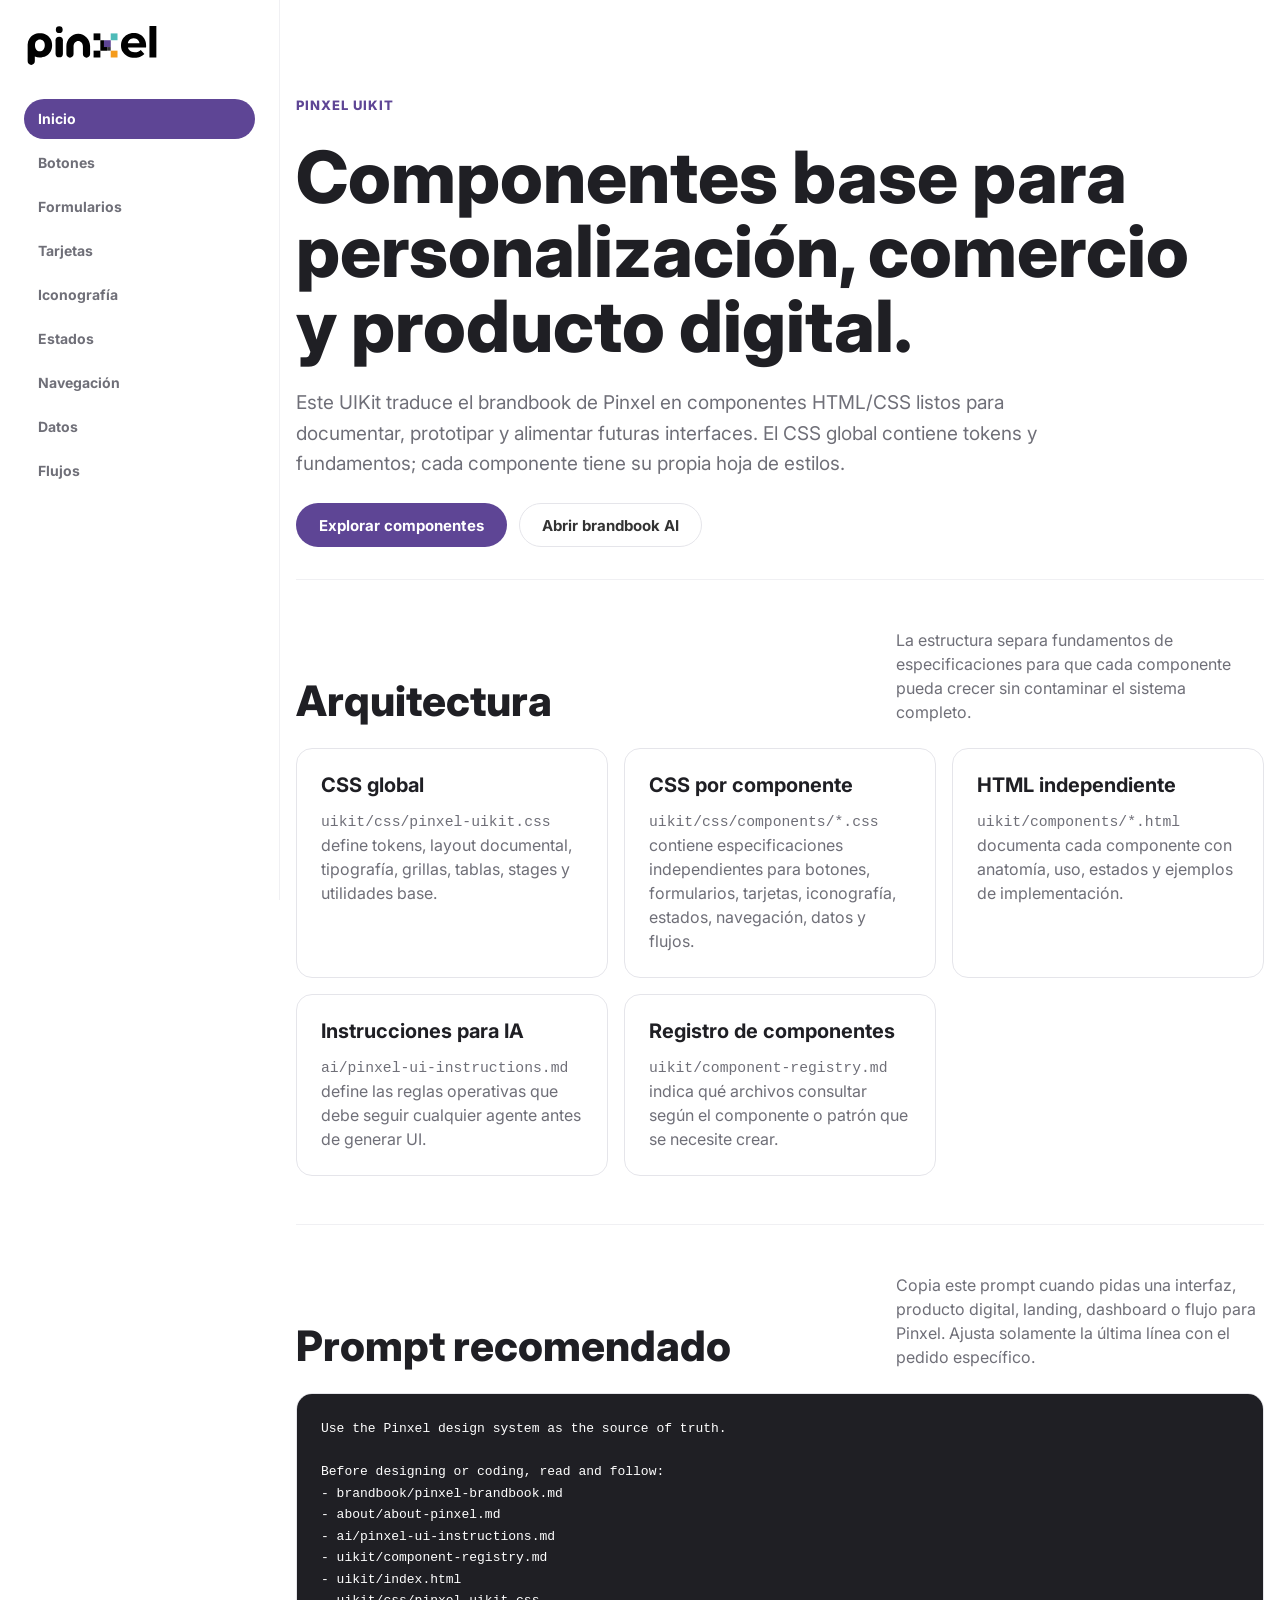
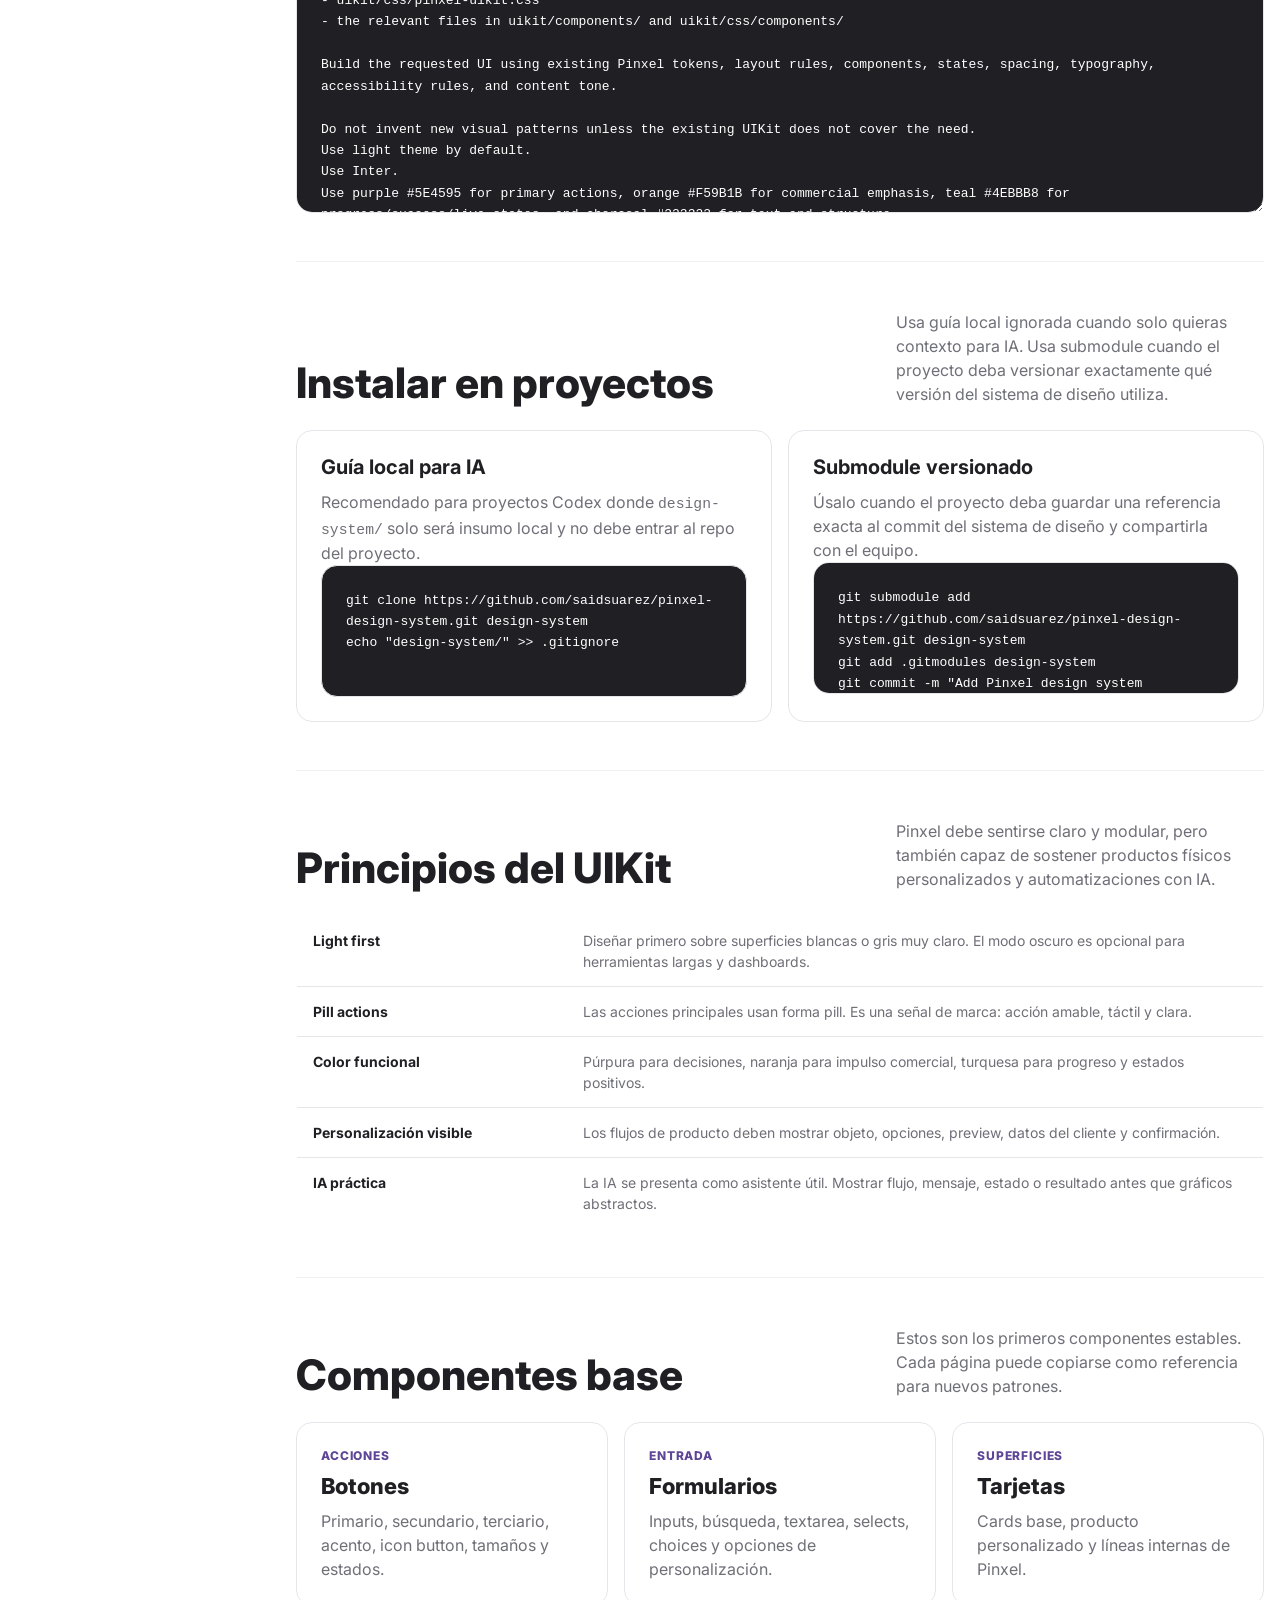
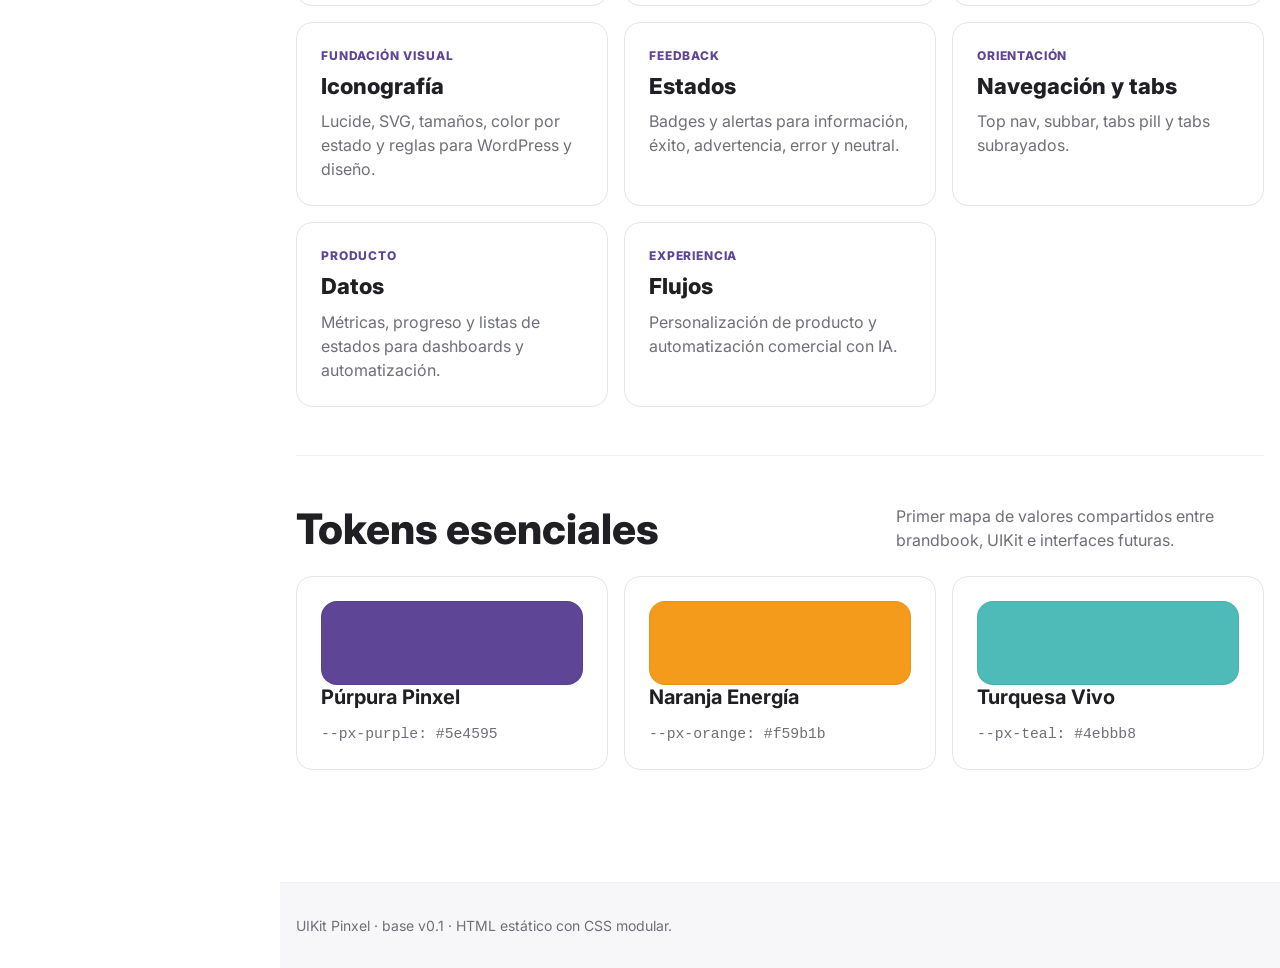
<file: uikit/index.html>
<!doctype html>
<html lang="es">
<head>
  <meta charset="utf-8">
  <meta name="viewport" content="width=device-width, initial-scale=1">
  <title>UIKit Pinxel</title>
  <link rel="stylesheet" href="./css/pinxel-uikit.css">
  <link rel="stylesheet" href="./css/components/buttons.css">
  <link rel="stylesheet" href="./css/components/forms.css">
  <link rel="stylesheet" href="./css/components/cards.css">
  <link rel="stylesheet" href="./css/components/badges-alerts.css">
  <link rel="stylesheet" href="./css/components/navigation.css">
  <link rel="stylesheet" href="./css/components/tabs.css">
  <link rel="stylesheet" href="./css/components/data.css">
  <link rel="stylesheet" href="./css/components/flows.css">
</head>
<body>
  <div class="px-shell">
    <div class="px-layout">
      <aside class="px-sidebar" aria-label="Navegación principal">
        <a class="px-sidebar__brand" href="./index.html" aria-label="UIKit Pinxel">
          <img src="../assets/pinxel-logo.svg" alt="Pinxel">
        </a>
        <nav class="px-sidebar__nav" aria-label="Componentes">
          <a href="./index.html" aria-current="page">Inicio</a>
          <a href="./components/buttons.html">Botones</a>
          <a href="./components/forms.html">Formularios</a>
          <a href="./components/cards.html">Tarjetas</a>
          <a href="./components/icons.html">Iconografía</a>
          <a href="./components/badges-alerts.html">Estados</a>
          <a href="./components/navigation-tabs.html">Navegación</a>
          <a href="./components/data.html">Datos</a>
          <a href="./components/flows.html">Flujos</a>
        </nav>
      </aside>
      <div class="px-layout__content">
        <main class="px-main">
      <section class="px-hero">
        <p class="px-kicker">Pinxel UIKit</p>
        <h1 class="px-page-title">Componentes base para personalización, comercio y producto digital.</h1>
        <p class="px-lead">Este UIKit traduce el brandbook de Pinxel en componentes HTML/CSS listos para documentar, prototipar y alimentar futuras interfaces. El CSS global contiene tokens y fundamentos; cada componente tiene su propia hoja de estilos.</p>
        <div class="px-row">
          <a class="px-button px-button--primary" href="./components/buttons.html">Explorar componentes</a>
          <a class="px-button px-button--secondary" href="../brandbook/pinxel-brandbook.md">Abrir brandbook AI</a>
        </div>
      </section>

      <section class="px-section">
        <div class="px-section__head">
          <h2>Arquitectura</h2>
          <p>La estructura separa fundamentos de especificaciones para que cada componente pueda crecer sin contaminar el sistema completo.</p>
        </div>
        <div class="px-grid px-grid--3">
          <article class="px-doc-card">
            <h3>CSS global</h3>
            <p><code>uikit/css/pinxel-uikit.css</code> define tokens, layout documental, tipografía, grillas, tablas, stages y utilidades base.</p>
          </article>
          <article class="px-doc-card">
            <h3>CSS por componente</h3>
            <p><code>uikit/css/components/*.css</code> contiene especificaciones independientes para botones, formularios, tarjetas, iconografía, estados, navegación, datos y flujos.</p>
          </article>
          <article class="px-doc-card">
            <h3>HTML independiente</h3>
            <p><code>uikit/components/*.html</code> documenta cada componente con anatomía, uso, estados y ejemplos de implementación.</p>
          </article>
          <article class="px-doc-card">
            <h3>Instrucciones para IA</h3>
            <p><code>ai/pinxel-ui-instructions.md</code> define las reglas operativas que debe seguir cualquier agente antes de generar UI.</p>
          </article>
          <article class="px-doc-card">
            <h3>Registro de componentes</h3>
            <p><code>uikit/component-registry.md</code> indica qué archivos consultar según el componente o patrón que se necesite crear.</p>
          </article>
        </div>
      </section>

      <section class="px-section">
        <div class="px-section__head">
          <h2>Prompt recomendado</h2>
          <p>Copia este prompt cuando pidas una interfaz, producto digital, landing, dashboard o flujo para Pinxel. Ajusta solamente la última línea con el pedido específico.</p>
        </div>
        <textarea class="px-prompt-box" readonly spellcheck="false">Use the Pinxel design system as the source of truth.

Before designing or coding, read and follow:
- brandbook/pinxel-brandbook.md
- about/about-pinxel.md
- ai/pinxel-ui-instructions.md
- uikit/component-registry.md
- uikit/index.html
- uikit/css/pinxel-uikit.css
- the relevant files in uikit/components/ and uikit/css/components/

Build the requested UI using existing Pinxel tokens, layout rules, components, states, spacing, typography, accessibility rules, and content tone.

Do not invent new visual patterns unless the existing UIKit does not cover the need.
Use light theme by default.
Use Inter.
Use purple #5E4595 for primary actions, orange #F59B1B for commercial emphasis, teal #4EBBB8 for progress/success/live states, and charcoal #333333 for text and structure.
Use pill buttons, visible focus, labeled form fields, aligned inputs/selects, accessible icon-only controls, and complete component states.
Write customer-facing content only: no annotations, request summaries, internal clarifications, or explanations of the requested change inside visible copy.
Make every visible text useful, client-oriented, and conversion-focused.

Request:
[Describe the Pinxel product, page, app screen, component, or user flow to generate.]</textarea>
      </section>

      <section class="px-section">
        <div class="px-section__head">
          <h2>Instalar en proyectos</h2>
          <p>Usa guía local ignorada cuando solo quieras contexto para IA. Usa submodule cuando el proyecto deba versionar exactamente qué versión del sistema de diseño utiliza.</p>
        </div>
        <div class="px-grid px-grid--2">
          <article class="px-doc-card">
            <h3>Guía local para IA</h3>
            <p>Recomendado para proyectos Codex donde <code>design-system/</code> solo será insumo local y no debe entrar al repo del proyecto.</p>
            <textarea class="px-prompt-box px-prompt-box--command" readonly spellcheck="false">git clone https://github.com/saidsuarez/pinxel-design-system.git design-system
echo "design-system/" >> .gitignore</textarea>
          </article>
          <article class="px-doc-card">
            <h3>Submodule versionado</h3>
            <p>Úsalo cuando el proyecto deba guardar una referencia exacta al commit del sistema de diseño y compartirla con el equipo.</p>
            <textarea class="px-prompt-box px-prompt-box--command" readonly spellcheck="false">git submodule add https://github.com/saidsuarez/pinxel-design-system.git design-system
git add .gitmodules design-system
git commit -m "Add Pinxel design system submodule"</textarea>
          </article>
        </div>
      </section>

      <section class="px-section">
        <div class="px-section__head">
          <h2>Principios del UIKit</h2>
          <p>Pinxel debe sentirse claro y modular, pero también capaz de sostener productos físicos personalizados y automatizaciones con IA.</p>
        </div>
        <table class="px-table">
          <tbody>
            <tr>
              <th>Light first</th>
              <td>Diseñar primero sobre superficies blancas o gris muy claro. El modo oscuro es opcional para herramientas largas y dashboards.</td>
            </tr>
            <tr>
              <th>Pill actions</th>
              <td>Las acciones principales usan forma pill. Es una señal de marca: acción amable, táctil y clara.</td>
            </tr>
            <tr>
              <th>Color funcional</th>
              <td>Púrpura para decisiones, naranja para impulso comercial, turquesa para progreso y estados positivos.</td>
            </tr>
            <tr>
              <th>Personalización visible</th>
              <td>Los flujos de producto deben mostrar objeto, opciones, preview, datos del cliente y confirmación.</td>
            </tr>
            <tr>
              <th>IA práctica</th>
              <td>La IA se presenta como asistente útil. Mostrar flujo, mensaje, estado o resultado antes que gráficos abstractos.</td>
            </tr>
          </tbody>
        </table>
      </section>

      <section class="px-section">
        <div class="px-section__head">
          <h2>Componentes base</h2>
          <p>Estos son los primeros componentes estables. Cada página puede copiarse como referencia para nuevos patrones.</p>
        </div>
        <div class="px-grid px-grid--3">
          <a class="px-card px-card--interactive" href="./components/buttons.html">
            <p class="px-card__eyebrow">Acciones</p>
            <h3 class="px-card__title">Botones</h3>
            <p class="px-card__text">Primario, secundario, terciario, acento, icon button, tamaños y estados.</p>
          </a>
          <a class="px-card px-card--interactive" href="./components/forms.html">
            <p class="px-card__eyebrow">Entrada</p>
            <h3 class="px-card__title">Formularios</h3>
            <p class="px-card__text">Inputs, búsqueda, textarea, selects, choices y opciones de personalización.</p>
          </a>
          <a class="px-card px-card--interactive" href="./components/cards.html">
            <p class="px-card__eyebrow">Superficies</p>
            <h3 class="px-card__title">Tarjetas</h3>
            <p class="px-card__text">Cards base, producto personalizado y líneas internas de Pinxel.</p>
          </a>
          <a class="px-card px-card--interactive" href="./components/icons.html">
            <p class="px-card__eyebrow">Fundación visual</p>
            <h3 class="px-card__title">Iconografía</h3>
            <p class="px-card__text">Lucide, SVG, tamaños, color por estado y reglas para WordPress y diseño.</p>
          </a>
          <a class="px-card px-card--interactive" href="./components/badges-alerts.html">
            <p class="px-card__eyebrow">Feedback</p>
            <h3 class="px-card__title">Estados</h3>
            <p class="px-card__text">Badges y alertas para información, éxito, advertencia, error y neutral.</p>
          </a>
          <a class="px-card px-card--interactive" href="./components/navigation-tabs.html">
            <p class="px-card__eyebrow">Orientación</p>
            <h3 class="px-card__title">Navegación y tabs</h3>
            <p class="px-card__text">Top nav, subbar, tabs pill y tabs subrayados.</p>
          </a>
          <a class="px-card px-card--interactive" href="./components/data.html">
            <p class="px-card__eyebrow">Producto</p>
            <h3 class="px-card__title">Datos</h3>
            <p class="px-card__text">Métricas, progreso y listas de estados para dashboards y automatización.</p>
          </a>
          <a class="px-card px-card--interactive" href="./components/flows.html">
            <p class="px-card__eyebrow">Experiencia</p>
            <h3 class="px-card__title">Flujos</h3>
            <p class="px-card__text">Personalización de producto y automatización comercial con IA.</p>
          </a>
        </div>
      </section>

      <section class="px-section">
        <div class="px-section__head">
          <h2>Tokens esenciales</h2>
          <p>Primer mapa de valores compartidos entre brandbook, UIKit e interfaces futuras.</p>
        </div>
        <div class="px-grid px-grid--3">
          <div class="px-doc-card">
            <div class="px-token-swatch" style="background:#5e4595"></div>
            <h3>Púrpura Pinxel</h3>
            <p><code>--px-purple: #5e4595</code></p>
          </div>
          <div class="px-doc-card">
            <div class="px-token-swatch" style="background:#f59b1b"></div>
            <h3>Naranja Energía</h3>
            <p><code>--px-orange: #f59b1b</code></p>
          </div>
          <div class="px-doc-card">
            <div class="px-token-swatch" style="background:#4ebbb8"></div>
            <h3>Turquesa Vivo</h3>
            <p><code>--px-teal: #4ebbb8</code></p>
          </div>
        </div>
      </section>
        </main>

        <footer class="px-footer">
          <div class="px-footer__inner">UIKit Pinxel · base v0.1 · HTML estático con CSS modular.</div>
        </footer>
      </div>
    </div>
  </div>
</body>
</html>
</file>
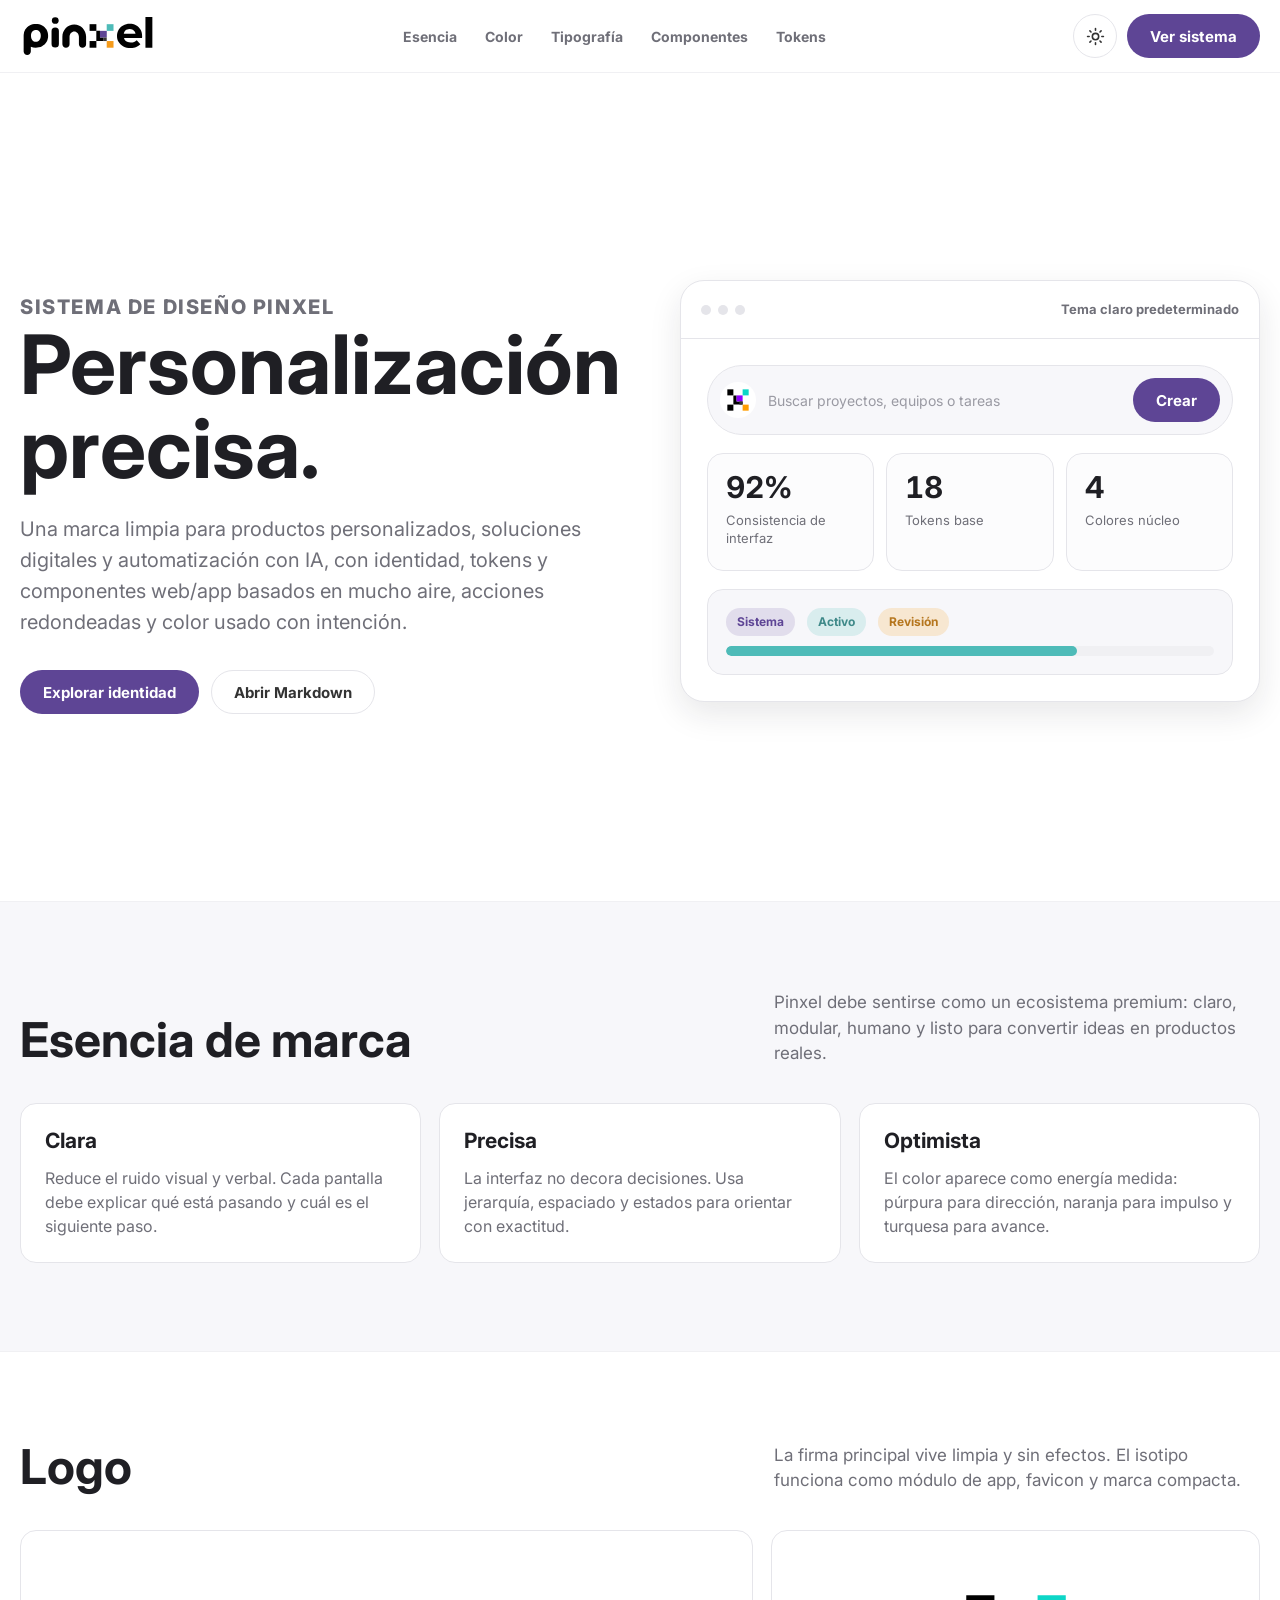
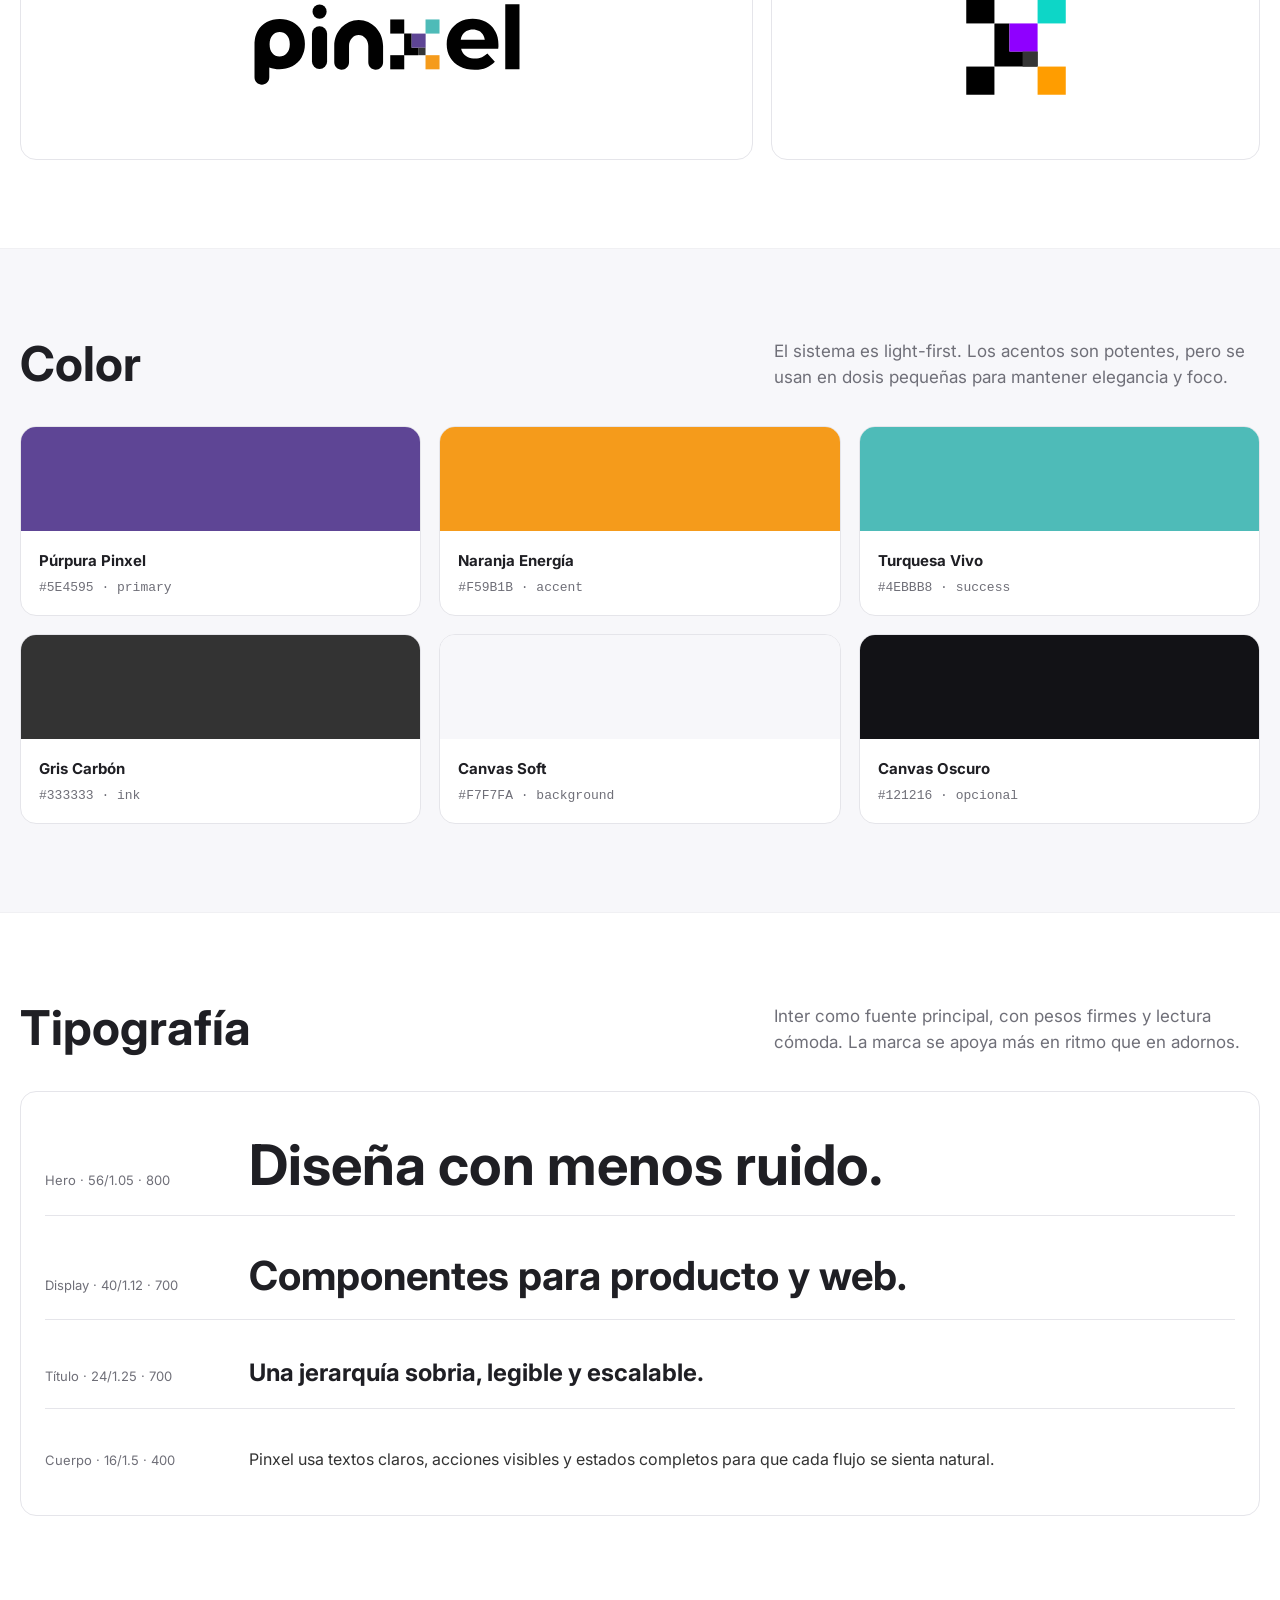
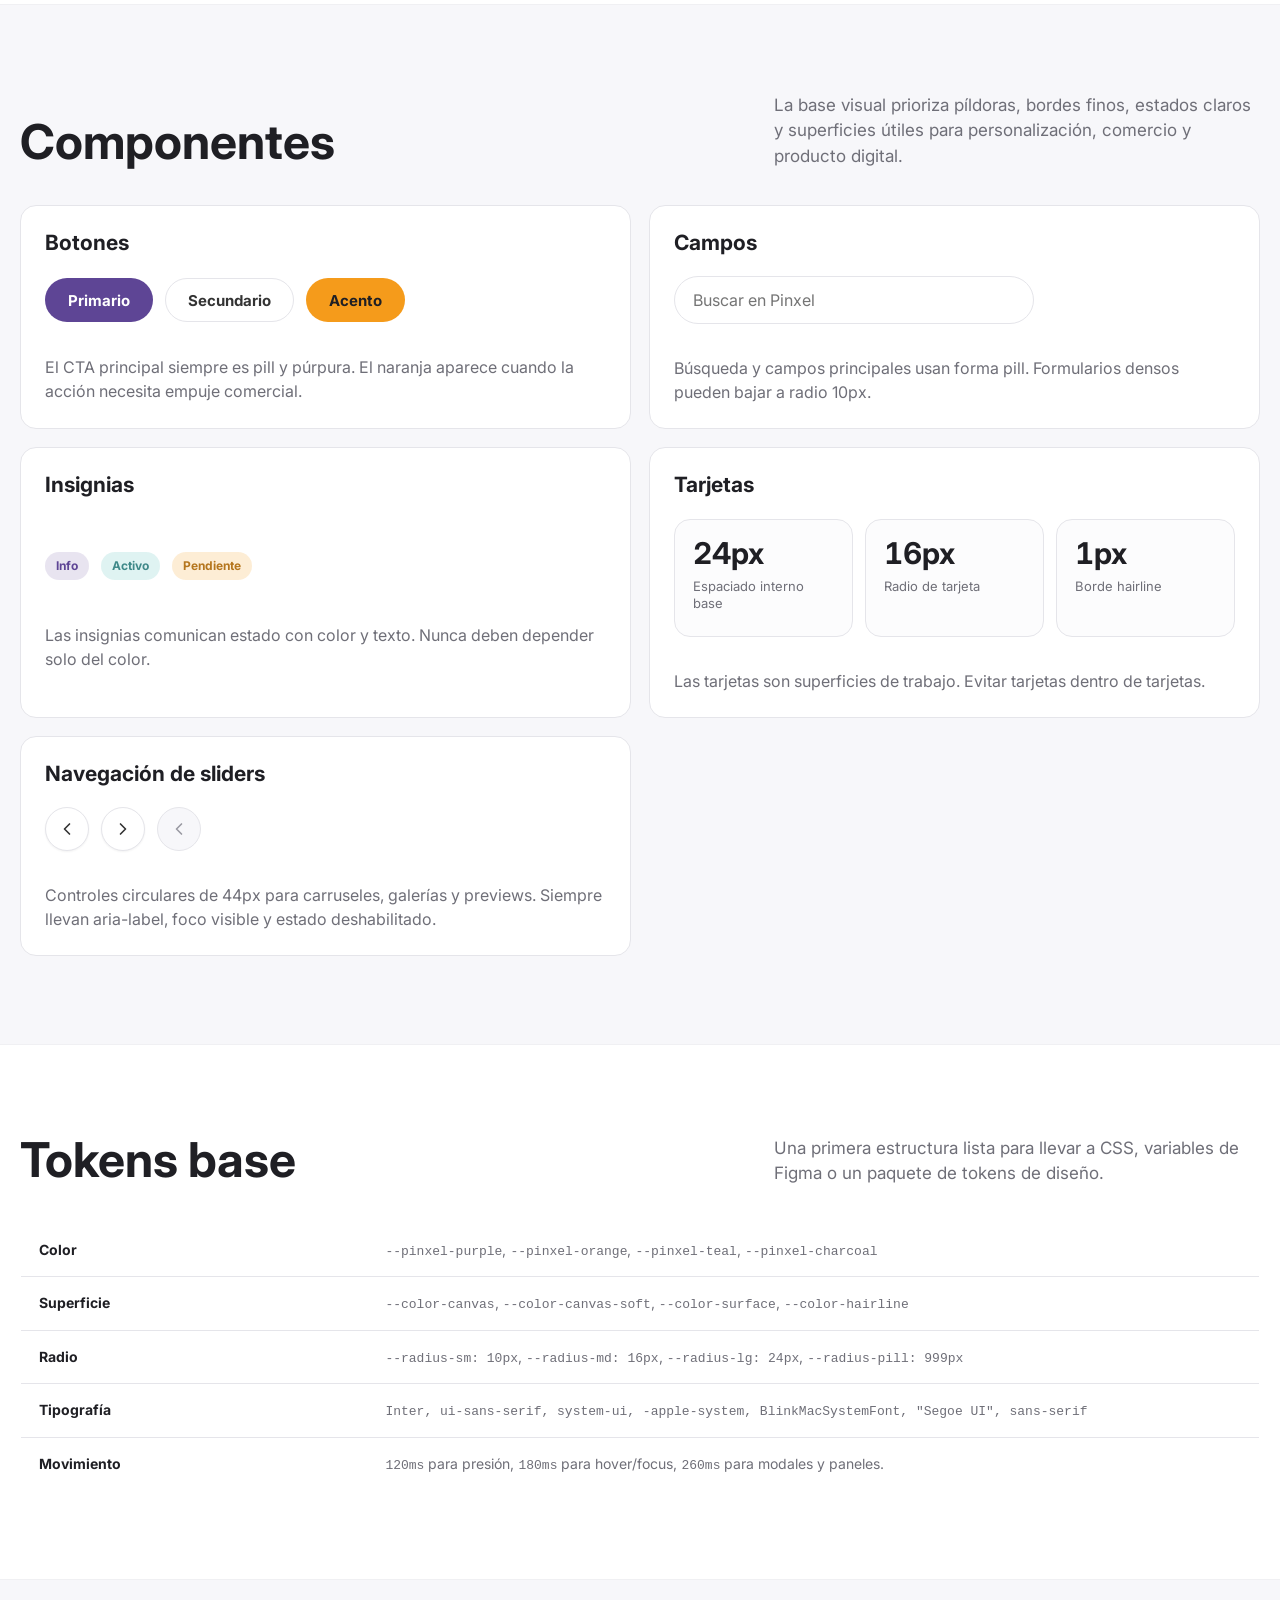
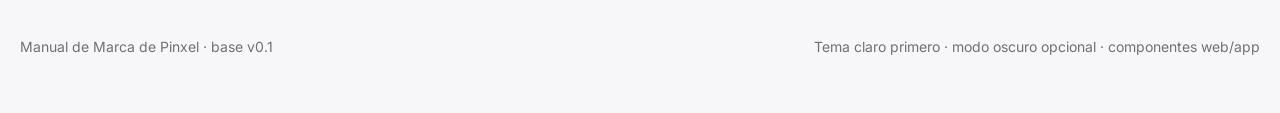
<file: brandbook/pinxel-brandbook.html>
<!doctype html>
<html lang="es" data-theme="light">
<head>
  <meta charset="utf-8">
  <meta name="viewport" content="width=device-width, initial-scale=1">
  <title>Manual de Marca de Pinxel</title>
  <link rel="preconnect" href="https://fonts.googleapis.com">
  <link rel="preconnect" href="https://fonts.gstatic.com" crossorigin>
  <link href="https://fonts.googleapis.com/css2?family=Inter:wght@400;500;600;700;800&display=swap" rel="stylesheet">
  <style>
    :root {
      --pinxel-purple: #5e4595;
      --pinxel-purple-hover: #523b84;
      --pinxel-orange: #f59b1b;
      --pinxel-teal: #4ebbb8;
      --pinxel-charcoal: #333333;
      --color-canvas: #ffffff;
      --color-canvas-soft: #f7f7fa;
      --color-surface: #ffffff;
      --color-surface-raised: #fcfcfd;
      --color-ink: #333333;
      --color-ink-strong: #1f1f24;
      --color-muted: #6f6f78;
      --color-subtle: #9a9aa3;
      --color-hairline: #e5e5ea;
      --color-hairline-soft: #f0f0f3;
      --shadow-sm: 0 1px 2px rgba(31, 31, 36, .06);
      --shadow-md: 0 12px 32px rgba(31, 31, 36, .10);
      --radius-sm: 10px;
      --radius-md: 16px;
      --radius-lg: 24px;
      --radius-pill: 999px;
      --container: 1240px;
      --font-sans: Inter, ui-sans-serif, system-ui, -apple-system, BlinkMacSystemFont, "Segoe UI", sans-serif;
      --font-mono: "SFMono-Regular", Consolas, "Liberation Mono", monospace;
    }

    [data-theme="dark"] {
      --color-canvas: #121216;
      --color-canvas-soft: #17171d;
      --color-surface: #1b1b22;
      --color-surface-raised: #24242c;
      --color-ink: #f4f4f6;
      --color-ink-strong: #ffffff;
      --color-muted: #b8b8c2;
      --color-subtle: #888894;
      --color-hairline: #34343d;
      --color-hairline-soft: #2a2a32;
      --shadow-sm: 0 1px 2px rgba(0, 0, 0, .18);
      --shadow-md: 0 18px 44px rgba(0, 0, 0, .34);
    }

    * {
      box-sizing: border-box;
    }

    html {
      scroll-behavior: smooth;
    }

    body {
      margin: 0;
      background: var(--color-canvas);
      color: var(--color-ink);
      font-family: var(--font-sans);
      font-size: 16px;
      line-height: 1.5;
      letter-spacing: 0;
    }

    body.theme-transition,
    body.theme-transition * {
      transition: background-color 180ms ease, color 180ms ease, border-color 180ms ease, box-shadow 180ms ease;
    }

    img,
    svg {
      display: block;
      max-width: 100%;
    }

    a {
      color: inherit;
      text-decoration: none;
    }

    button,
    input {
      font: inherit;
    }

    .topbar {
      position: sticky;
      top: 0;
      z-index: 20;
      border-bottom: 1px solid var(--color-hairline-soft);
      background: color-mix(in srgb, var(--color-canvas) 86%, transparent);
      backdrop-filter: blur(18px);
    }

    .topbar-inner {
      width: min(var(--container), calc(100% - 32px));
      height: 72px;
      margin: 0 auto;
      display: flex;
      align-items: center;
      justify-content: space-between;
      gap: 24px;
    }

    .brand {
      display: flex;
      align-items: center;
      gap: 12px;
      min-width: 0;
    }

    .brand-logo {
      width: 136px;
      height: auto;
      filter: var(--logo-filter, none);
    }

    [data-theme="dark"] .brand-logo {
      filter: invert(1) brightness(1.7);
    }

    .nav-links {
      display: flex;
      align-items: center;
      gap: 4px;
      color: var(--color-muted);
      font-size: 14px;
      font-weight: 700;
    }

    .nav-links a {
      padding: 9px 12px;
      border-radius: var(--radius-pill);
    }

    .nav-links a:hover {
      background: var(--color-canvas-soft);
      color: var(--color-ink-strong);
    }

    .nav-actions {
      display: flex;
      align-items: center;
      gap: 10px;
    }

    .theme-toggle {
      width: 44px;
      height: 44px;
      display: inline-grid;
      place-items: center;
      border: 1px solid var(--color-hairline);
      border-radius: 50%;
      color: var(--color-ink);
      background: var(--color-surface);
      cursor: pointer;
    }

    .theme-toggle:hover {
      box-shadow: var(--shadow-sm);
    }

    .button {
      min-height: 44px;
      display: inline-flex;
      align-items: center;
      justify-content: center;
      gap: 8px;
      border: 1px solid transparent;
      border-radius: var(--radius-pill);
      padding: 0 22px;
      font-size: 15px;
      font-weight: 700;
      line-height: 1;
      cursor: pointer;
      transition: transform 150ms ease, background-color 150ms ease, border-color 150ms ease, box-shadow 150ms ease;
      white-space: nowrap;
    }

    .button:hover {
      transform: translateY(-1px);
    }

    .button:active {
      transform: scale(.98);
    }

    .button:focus-visible,
    .theme-toggle:focus-visible,
    .slider-button:focus-visible,
    .field:focus-visible {
      outline: 3px solid rgba(94, 69, 149, .28);
      outline-offset: 2px;
    }

    .button-primary {
      background: var(--pinxel-purple);
      color: #ffffff;
    }

    .button-primary:hover {
      background: var(--pinxel-purple-hover);
    }

    .button-secondary {
      background: var(--color-surface);
      color: var(--color-ink);
      border-color: var(--color-hairline);
    }

    .button-accent {
      background: var(--pinxel-orange);
      color: #1f1f24;
    }

    .hero {
      width: min(var(--container), calc(100% - 32px));
      min-height: calc(100vh - 72px);
      margin: 0 auto;
      display: grid;
      grid-template-columns: minmax(0, 1.02fr) minmax(320px, .98fr);
      align-items: center;
      gap: 56px;
      padding: 72px 0 64px;
    }

    .eyebrow {
      margin: 0 0 18px;
      color: var(--pinxel-purple);
      font-size: 13px;
      font-weight: 800;
      letter-spacing: .08em;
      text-transform: uppercase;
    }

    .hero h1 {
      max-width: 780px;
      margin: 0;
      color: var(--color-ink-strong);
      font-size: clamp(44px, 7vw, 82px);
      line-height: 1.02;
      font-weight: 700;
      letter-spacing: 0;
    }

    .hero p {
      max-width: 620px;
      margin: 24px 0 0;
      color: var(--color-muted);
      font-size: 20px;
      line-height: 1.55;
    }

    .hero-actions {
      display: flex;
      align-items: center;
      flex-wrap: wrap;
      gap: 12px;
      margin-top: 32px;
    }

    .hero-panel {
      border: 1px solid var(--color-hairline);
      border-radius: var(--radius-lg);
      background: var(--color-surface);
      box-shadow: var(--shadow-md);
      overflow: hidden;
    }

    .panel-head {
      min-height: 58px;
      display: flex;
      align-items: center;
      justify-content: space-between;
      gap: 16px;
      padding: 0 20px;
      border-bottom: 1px solid var(--color-hairline);
    }

    .window-dots {
      display: flex;
      gap: 7px;
    }

    .window-dots span {
      width: 10px;
      height: 10px;
      border-radius: 50%;
      background: var(--color-hairline);
    }

    .panel-label {
      color: var(--color-muted);
      font-size: 13px;
      font-weight: 700;
    }

    .panel-body {
      padding: 26px;
    }

    .product-preview {
      display: grid;
      gap: 18px;
    }

    .preview-nav {
      display: flex;
      align-items: center;
      justify-content: space-between;
      gap: 12px;
      padding: 12px;
      border: 1px solid var(--color-hairline);
      border-radius: var(--radius-pill);
      background: var(--color-canvas-soft);
    }

    .preview-mark {
      width: 36px;
      height: 36px;
      border-radius: 50%;
      display: grid;
      place-items: center;
      background: var(--color-surface);
      overflow: hidden;
    }

    .preview-mark img {
      width: 24px;
      height: 24px;
    }

    .preview-search {
      min-width: 0;
      flex: 1;
      color: var(--color-subtle);
      font-size: 14px;
    }

    .metric-grid {
      display: grid;
      grid-template-columns: repeat(3, minmax(0, 1fr));
      gap: 12px;
    }

    .metric-card {
      min-height: 118px;
      padding: 18px;
      border: 1px solid var(--color-hairline);
      border-radius: var(--radius-md);
      background: var(--color-surface-raised);
    }

    .metric-card strong {
      display: block;
      color: var(--color-ink-strong);
      font-size: 30px;
      line-height: 1;
      font-variant-numeric: tabular-nums;
    }

    .metric-card span {
      display: block;
      margin-top: 10px;
      color: var(--color-muted);
      font-size: 13px;
      line-height: 1.35;
    }

    .status-row {
      display: grid;
      gap: 10px;
      padding: 18px;
      border: 1px solid var(--color-hairline);
      border-radius: var(--radius-md);
      background: var(--color-canvas-soft);
    }

    .progress-line {
      height: 10px;
      border-radius: var(--radius-pill);
      background: var(--color-hairline-soft);
      overflow: hidden;
    }

    .progress-line span {
      display: block;
      width: 72%;
      height: 100%;
      border-radius: inherit;
      background: var(--pinxel-teal);
    }

    section {
      padding: 88px 0;
      border-top: 1px solid var(--color-hairline-soft);
    }

    section.alt {
      background: var(--color-canvas-soft);
    }

    .section-inner {
      width: min(var(--container), calc(100% - 32px));
      margin: 0 auto;
    }

    .section-head {
      display: grid;
      grid-template-columns: minmax(0, .8fr) minmax(280px, .55fr);
      gap: 48px;
      align-items: end;
      margin-bottom: 36px;
    }

    .section-head h2 {
      margin: 0;
      color: var(--color-ink-strong);
      font-size: clamp(32px, 4vw, 48px);
      line-height: 1.12;
      font-weight: 700;
    }

    .section-head p {
      margin: 0;
      color: var(--color-muted);
      font-size: 17px;
    }

    .grid {
      display: grid;
      gap: 18px;
    }

    .grid.cols-2 {
      grid-template-columns: repeat(2, minmax(0, 1fr));
    }

    .grid.cols-3 {
      grid-template-columns: repeat(3, minmax(0, 1fr));
    }

    .card {
      border: 1px solid var(--color-hairline);
      border-radius: var(--radius-md);
      background: var(--color-surface);
      padding: 24px;
    }

    .card h3 {
      margin: 0;
      color: var(--color-ink-strong);
      font-size: 21px;
      line-height: 1.25;
    }

    .card p {
      margin: 12px 0 0;
      color: var(--color-muted);
    }

    .color-card {
      min-height: 190px;
      display: flex;
      flex-direction: column;
      justify-content: space-between;
      overflow: hidden;
      padding: 0;
    }

    .swatch {
      min-height: 104px;
    }

    .swatch-info {
      padding: 18px;
    }

    .swatch-info strong,
    .token-name {
      display: block;
      color: var(--color-ink-strong);
      font-size: 15px;
      font-weight: 700;
    }

    .swatch-info code,
    code {
      color: var(--color-muted);
      font-family: var(--font-mono);
      font-size: 13px;
    }

    .type-sample {
      display: grid;
      gap: 18px;
    }

    .type-row {
      display: grid;
      grid-template-columns: 180px minmax(0, 1fr);
      gap: 24px;
      align-items: baseline;
      padding: 20px 0;
      border-bottom: 1px solid var(--color-hairline);
    }

    .type-row:last-child {
      border-bottom: 0;
    }

    .type-meta {
      color: var(--color-muted);
      font-size: 13px;
    }

    .type-hero {
      color: var(--color-ink-strong);
      font-size: clamp(42px, 6vw, 56px);
      line-height: 1.05;
      font-weight: 700;
    }

    .type-display {
      color: var(--color-ink-strong);
      font-size: 40px;
      line-height: 1.12;
      font-weight: 700;
    }

    .type-title {
      color: var(--color-ink-strong);
      font-size: 24px;
      line-height: 1.25;
      font-weight: 700;
    }

    .type-body {
      font-size: 16px;
      line-height: 1.5;
    }

    .component-stage {
      display: grid;
      gap: 20px;
    }

    .component-row {
      display: flex;
      align-items: center;
      flex-wrap: wrap;
      gap: 12px;
    }

    .slider-button {
      width: 44px;
      height: 44px;
      display: inline-grid;
      place-items: center;
      border: 1px solid var(--color-hairline);
      border-radius: 50%;
      background: var(--color-surface);
      color: var(--color-ink);
      box-shadow: var(--shadow-sm);
      cursor: pointer;
      transition: transform 150ms ease, border-color 150ms ease, box-shadow 150ms ease, background-color 150ms ease, color 150ms ease;
    }

    .slider-button:hover:not(:disabled) {
      transform: translateY(-1px);
      border-color: color-mix(in srgb, var(--pinxel-purple) 36%, var(--color-hairline));
      box-shadow: var(--shadow-md);
    }

    .slider-button:active:not(:disabled) {
      transform: scale(.96);
      background: rgba(94, 69, 149, .09);
      color: var(--pinxel-purple);
    }

    .slider-button:disabled {
      background: var(--color-canvas-soft);
      color: var(--color-subtle);
      box-shadow: none;
      cursor: not-allowed;
    }

    .slider-button svg {
      width: 20px;
      height: 20px;
    }

    .field {
      width: min(100%, 360px);
      min-height: 48px;
      border: 1px solid var(--color-hairline);
      border-radius: var(--radius-pill);
      background: var(--color-surface);
      color: var(--color-ink);
      padding: 0 18px;
    }

    .badge {
      width: fit-content;
      justify-self: start;
      display: inline-flex;
      align-items: center;
      min-height: 28px;
      border-radius: var(--radius-pill);
      padding: 0 11px;
      font-size: 12px;
      font-weight: 700;
    }

    .badge-purple {
      background: rgba(94, 69, 149, .14);
      color: var(--pinxel-purple);
    }

    .badge-teal {
      background: rgba(78, 187, 184, .18);
      color: color-mix(in srgb, var(--pinxel-teal) 68%, var(--color-ink-strong));
    }

    .badge-orange {
      background: rgba(245, 155, 27, .18);
      color: color-mix(in srgb, var(--pinxel-orange) 70%, var(--color-ink-strong));
    }

    .spec-table {
      width: 100%;
      border-collapse: collapse;
      overflow: hidden;
      border: 1px solid var(--color-hairline);
      border-radius: var(--radius-md);
      background: var(--color-surface);
    }

    .spec-table th,
    .spec-table td {
      padding: 15px 18px;
      border-bottom: 1px solid var(--color-hairline);
      text-align: left;
      vertical-align: top;
    }

    .spec-table tr:last-child th,
    .spec-table tr:last-child td {
      border-bottom: 0;
    }

    .spec-table th {
      width: 28%;
      color: var(--color-ink-strong);
      font-size: 14px;
    }

    .spec-table td {
      color: var(--color-muted);
      font-size: 14px;
    }

    .logo-stage {
      display: grid;
      grid-template-columns: 1.2fr .8fr;
      gap: 18px;
    }

    .logo-box {
      min-height: 230px;
      display: grid;
      place-items: center;
      border: 1px solid var(--color-hairline);
      border-radius: var(--radius-md);
      background: var(--color-surface);
      padding: 32px;
    }

    .logo-box img.logo-horizontal {
      width: min(280px, 80%);
    }

    .logo-box img.logo-symbol {
      width: 112px;
    }

    [data-theme="dark"] .logo-box img.logo-horizontal {
      filter: invert(1) brightness(1.7);
    }

    .footer {
      padding: 56px 0;
      background: var(--color-canvas-soft);
      border-top: 1px solid var(--color-hairline-soft);
    }

    .footer-inner {
      width: min(var(--container), calc(100% - 32px));
      margin: 0 auto;
      display: flex;
      justify-content: space-between;
      gap: 24px;
      color: var(--color-muted);
      font-size: 14px;
    }

    @media (max-width: 960px) {
      .hero,
      .section-head,
      .logo-stage {
        grid-template-columns: 1fr;
      }

      .hero {
        padding-top: 48px;
      }

      .grid.cols-3,
      .grid.cols-2 {
        grid-template-columns: 1fr;
      }

      .nav-links {
        display: none;
      }
    }

    @media (max-width: 640px) {
      .topbar-inner {
        height: 64px;
      }

      .brand-logo {
        width: 112px;
      }

      .nav-actions .button {
        display: none;
      }

      .hero {
        min-height: auto;
        gap: 36px;
      }

      .hero h1 {
        font-size: 43px;
      }

      .hero p {
        font-size: 18px;
      }

      section {
        padding: 64px 0;
      }

      .metric-grid,
      .type-row {
        grid-template-columns: 1fr;
      }

      .footer-inner {
        flex-direction: column;
      }
    }

    @media (prefers-reduced-motion: reduce) {
      html {
        scroll-behavior: auto;
      }

      *,
      *::before,
      *::after {
        transition-duration: .01ms !important;
        animation-duration: .01ms !important;
        animation-iteration-count: 1 !important;
      }
    }
  </style>
</head>
<body>
  <header class="topbar">
    <div class="topbar-inner">
      <a class="brand" href="#top" aria-label="Manual de Marca de Pinxel">
        <img class="brand-logo" src="../assets/pinxel-logo.svg" alt="Pinxel">
      </a>
      <nav class="nav-links" aria-label="Secciones">
        <a href="#essence">Esencia</a>
        <a href="#color">Color</a>
        <a href="#type">Tipografía</a>
        <a href="#components">Componentes</a>
        <a href="#tokens">Tokens</a>
      </nav>
      <div class="nav-actions">
        <button class="theme-toggle" type="button" aria-label="Cambiar tema" id="themeToggle">
          <svg width="19" height="19" viewBox="0 0 24 24" fill="none" aria-hidden="true">
            <circle cx="12" cy="12" r="4" stroke="currentColor" stroke-width="2"/>
            <path d="M12 2v2M12 20v2M4.93 4.93l1.41 1.41M17.66 17.66l1.41 1.41M2 12h2M20 12h2M6.34 17.66l-1.41 1.41M19.07 4.93l-1.41 1.41" stroke="currentColor" stroke-width="2" stroke-linecap="round" stroke-linejoin="round"/>
          </svg>
        </button>
        <a class="button button-primary" href="#components">Ver sistema</a>
      </div>
    </div>
  </header>

  <main id="top">
    <div class="hero">
      <div>
        <p class="eyebrow">Sistema de Diseño Pinxel</p>
        <h1>Personalización precisa.</h1>
        <p>Una marca limpia para productos personalizados, soluciones digitales y automatización con IA, con identidad, tokens y componentes web/app basados en mucho aire, acciones redondeadas y color usado con intención.</p>
        <div class="hero-actions">
          <a class="button button-primary" href="#color">Explorar identidad</a>
          <a class="button button-secondary" href="./pinxel-brandbook.md">Abrir Markdown</a>
        </div>
      </div>

      <aside class="hero-panel" aria-label="Vista previa de producto Pinxel">
        <div class="panel-head">
          <div class="window-dots" aria-hidden="true"><span></span><span></span><span></span></div>
          <span class="panel-label">Tema claro predeterminado</span>
        </div>
        <div class="panel-body">
          <div class="product-preview">
            <div class="preview-nav">
              <span class="preview-mark"><img src="../assets/pinxel-isotipo.svg" alt=""></span>
              <span class="preview-search">Buscar proyectos, equipos o tareas</span>
              <button class="button button-primary" type="button">Crear</button>
            </div>
            <div class="metric-grid">
              <div class="metric-card">
                <strong>92%</strong>
                <span>Consistencia de interfaz</span>
              </div>
              <div class="metric-card">
                <strong>18</strong>
                <span>Tokens base</span>
              </div>
              <div class="metric-card">
                <strong>4</strong>
                <span>Colores núcleo</span>
              </div>
            </div>
            <div class="status-row">
              <div class="component-row">
                <span class="badge badge-purple">Sistema</span>
                <span class="badge badge-teal">Activo</span>
                <span class="badge badge-orange">Revisión</span>
              </div>
              <div class="progress-line" aria-label="Progreso visual"><span></span></div>
            </div>
          </div>
        </div>
      </aside>
    </div>

    <section id="essence" class="alt">
      <div class="section-inner">
        <div class="section-head">
          <h2>Esencia de marca</h2>
          <p>Pinxel debe sentirse como un ecosistema premium: claro, modular, humano y listo para convertir ideas en productos reales.</p>
        </div>
        <div class="grid cols-3">
          <article class="card">
            <h3>Clara</h3>
            <p>Reduce el ruido visual y verbal. Cada pantalla debe explicar qué está pasando y cuál es el siguiente paso.</p>
          </article>
          <article class="card">
            <h3>Precisa</h3>
            <p>La interfaz no decora decisiones. Usa jerarquía, espaciado y estados para orientar con exactitud.</p>
          </article>
          <article class="card">
            <h3>Optimista</h3>
            <p>El color aparece como energía medida: púrpura para dirección, naranja para impulso y turquesa para avance.</p>
          </article>
        </div>
      </div>
    </section>

    <section id="logo">
      <div class="section-inner">
        <div class="section-head">
          <h2>Logo</h2>
          <p>La firma principal vive limpia y sin efectos. El isotipo funciona como módulo de app, favicon y marca compacta.</p>
        </div>
        <div class="logo-stage">
          <div class="logo-box">
            <img class="logo-horizontal" src="../assets/pinxel-logo.svg" alt="Pinxel logo">
          </div>
          <div class="logo-box">
            <img class="logo-symbol" src="../assets/pinxel-isotipo.svg" alt="Pinxel isotipo">
          </div>
        </div>
      </div>
    </section>

    <section id="color" class="alt">
      <div class="section-inner">
        <div class="section-head">
          <h2>Color</h2>
          <p>El sistema es light-first. Los acentos son potentes, pero se usan en dosis pequeñas para mantener elegancia y foco.</p>
        </div>
        <div class="grid cols-3">
          <article class="card color-card">
            <div class="swatch" style="background:#5e4595"></div>
            <div class="swatch-info"><strong>Púrpura Pinxel</strong><code>#5E4595 · primary</code></div>
          </article>
          <article class="card color-card">
            <div class="swatch" style="background:#f59b1b"></div>
            <div class="swatch-info"><strong>Naranja Energía</strong><code>#F59B1B · accent</code></div>
          </article>
          <article class="card color-card">
            <div class="swatch" style="background:#4ebbb8"></div>
            <div class="swatch-info"><strong>Turquesa Vivo</strong><code>#4EBBB8 · success</code></div>
          </article>
          <article class="card color-card">
            <div class="swatch" style="background:#333333"></div>
            <div class="swatch-info"><strong>Gris Carbón</strong><code>#333333 · ink</code></div>
          </article>
          <article class="card color-card">
            <div class="swatch" style="background:#f7f7fa"></div>
            <div class="swatch-info"><strong>Canvas Soft</strong><code>#F7F7FA · background</code></div>
          </article>
          <article class="card color-card">
            <div class="swatch" style="background:#121216"></div>
            <div class="swatch-info"><strong>Canvas Oscuro</strong><code>#121216 · opcional</code></div>
          </article>
        </div>
      </div>
    </section>

    <section id="type">
      <div class="section-inner">
        <div class="section-head">
          <h2>Tipografía</h2>
          <p>Inter como fuente principal, con pesos firmes y lectura cómoda. La marca se apoya más en ritmo que en adornos.</p>
        </div>
        <div class="card type-sample">
          <div class="type-row">
            <div class="type-meta">Hero · 56/1.05 · 800</div>
            <div class="type-hero">Diseña con menos ruido.</div>
          </div>
          <div class="type-row">
            <div class="type-meta">Display · 40/1.12 · 700</div>
            <div class="type-display">Componentes para producto y web.</div>
          </div>
          <div class="type-row">
            <div class="type-meta">Título · 24/1.25 · 700</div>
            <div class="type-title">Una jerarquía sobria, legible y escalable.</div>
          </div>
          <div class="type-row">
            <div class="type-meta">Cuerpo · 16/1.5 · 400</div>
            <div class="type-body">Pinxel usa textos claros, acciones visibles y estados completos para que cada flujo se sienta natural.</div>
          </div>
        </div>
      </div>
    </section>

    <section id="components" class="alt">
      <div class="section-inner">
        <div class="section-head">
          <h2>Componentes</h2>
          <p>La base visual prioriza píldoras, bordes finos, estados claros y superficies útiles para personalización, comercio y producto digital.</p>
        </div>
        <div class="grid cols-2">
          <article class="card component-stage">
            <h3>Botones</h3>
            <div class="component-row">
              <button class="button button-primary" type="button">Primario</button>
              <button class="button button-secondary" type="button">Secundario</button>
              <button class="button button-accent" type="button">Acento</button>
            </div>
            <p>El CTA principal siempre es pill y púrpura. El naranja aparece cuando la acción necesita empuje comercial.</p>
          </article>
          <article class="card component-stage">
            <h3>Campos</h3>
            <input class="field" type="text" placeholder="Buscar en Pinxel">
            <p>Búsqueda y campos principales usan forma pill. Formularios densos pueden bajar a radio 10px.</p>
          </article>
          <article class="card component-stage">
            <h3>Insignias</h3>
            <div class="component-row">
              <span class="badge badge-purple">Info</span>
              <span class="badge badge-teal">Activo</span>
              <span class="badge badge-orange">Pendiente</span>
            </div>
            <p>Las insignias comunican estado con color y texto. Nunca deben depender solo del color.</p>
          </article>
          <article class="card component-stage">
            <h3>Tarjetas</h3>
            <div class="metric-grid">
              <div class="metric-card"><strong>24px</strong><span>Espaciado interno base</span></div>
              <div class="metric-card"><strong>16px</strong><span>Radio de tarjeta</span></div>
              <div class="metric-card"><strong>1px</strong><span>Borde hairline</span></div>
            </div>
            <p>Las tarjetas son superficies de trabajo. Evitar tarjetas dentro de tarjetas.</p>
          </article>
          <article class="card component-stage">
            <h3>Navegación de sliders</h3>
            <div class="component-row">
              <button class="slider-button" type="button" aria-label="Ver anterior">
                <svg viewBox="0 0 24 24" fill="none" aria-hidden="true">
                  <path d="m15 18-6-6 6-6" stroke="currentColor" stroke-width="2" stroke-linecap="round" stroke-linejoin="round"/>
                </svg>
              </button>
              <button class="slider-button" type="button" aria-label="Ver siguiente">
                <svg viewBox="0 0 24 24" fill="none" aria-hidden="true">
                  <path d="m9 18 6-6-6-6" stroke="currentColor" stroke-width="2" stroke-linecap="round" stroke-linejoin="round"/>
                </svg>
              </button>
              <button class="slider-button" type="button" aria-label="Ver anterior deshabilitado" disabled>
                <svg viewBox="0 0 24 24" fill="none" aria-hidden="true">
                  <path d="m15 18-6-6 6-6" stroke="currentColor" stroke-width="2" stroke-linecap="round" stroke-linejoin="round"/>
                </svg>
              </button>
            </div>
            <p>Controles circulares de 44px para carruseles, galerías y previews. Siempre llevan aria-label, foco visible y estado deshabilitado.</p>
          </article>
        </div>
      </div>
    </section>

    <section id="tokens">
      <div class="section-inner">
        <div class="section-head">
          <h2>Tokens base</h2>
          <p>Una primera estructura lista para llevar a CSS, variables de Figma o un paquete de tokens de diseño.</p>
        </div>
        <table class="spec-table">
          <tbody>
            <tr>
              <th>Color</th>
              <td><code>--pinxel-purple</code>, <code>--pinxel-orange</code>, <code>--pinxel-teal</code>, <code>--pinxel-charcoal</code></td>
            </tr>
            <tr>
              <th>Superficie</th>
              <td><code>--color-canvas</code>, <code>--color-canvas-soft</code>, <code>--color-surface</code>, <code>--color-hairline</code></td>
            </tr>
            <tr>
              <th>Radio</th>
              <td><code>--radius-sm: 10px</code>, <code>--radius-md: 16px</code>, <code>--radius-lg: 24px</code>, <code>--radius-pill: 999px</code></td>
            </tr>
            <tr>
              <th>Tipografía</th>
              <td><code>Inter, ui-sans-serif, system-ui, -apple-system, BlinkMacSystemFont, "Segoe UI", sans-serif</code></td>
            </tr>
            <tr>
              <th>Movimiento</th>
              <td><code>120ms</code> para presión, <code>180ms</code> para hover/focus, <code>260ms</code> para modales y paneles.</td>
            </tr>
          </tbody>
        </table>
      </div>
    </section>
  </main>

  <footer class="footer">
    <div class="footer-inner">
      <span>Manual de Marca de Pinxel · base v0.1</span>
      <span>Tema claro primero · modo oscuro opcional · componentes web/app</span>
    </div>
  </footer>

  <script>
    const root = document.documentElement;
    const toggle = document.getElementById('themeToggle');
    const savedTheme = localStorage.getItem('pinxel-theme');

    if (savedTheme) {
      root.dataset.theme = savedTheme;
    }

    toggle.addEventListener('click', () => {
      document.body.classList.add('theme-transition');
      const nextTheme = root.dataset.theme === 'dark' ? 'light' : 'dark';
      root.dataset.theme = nextTheme;
      localStorage.setItem('pinxel-theme', nextTheme);
      window.setTimeout(() => document.body.classList.remove('theme-transition'), 220);
    });
  </script>
</body>
</html>
</file>
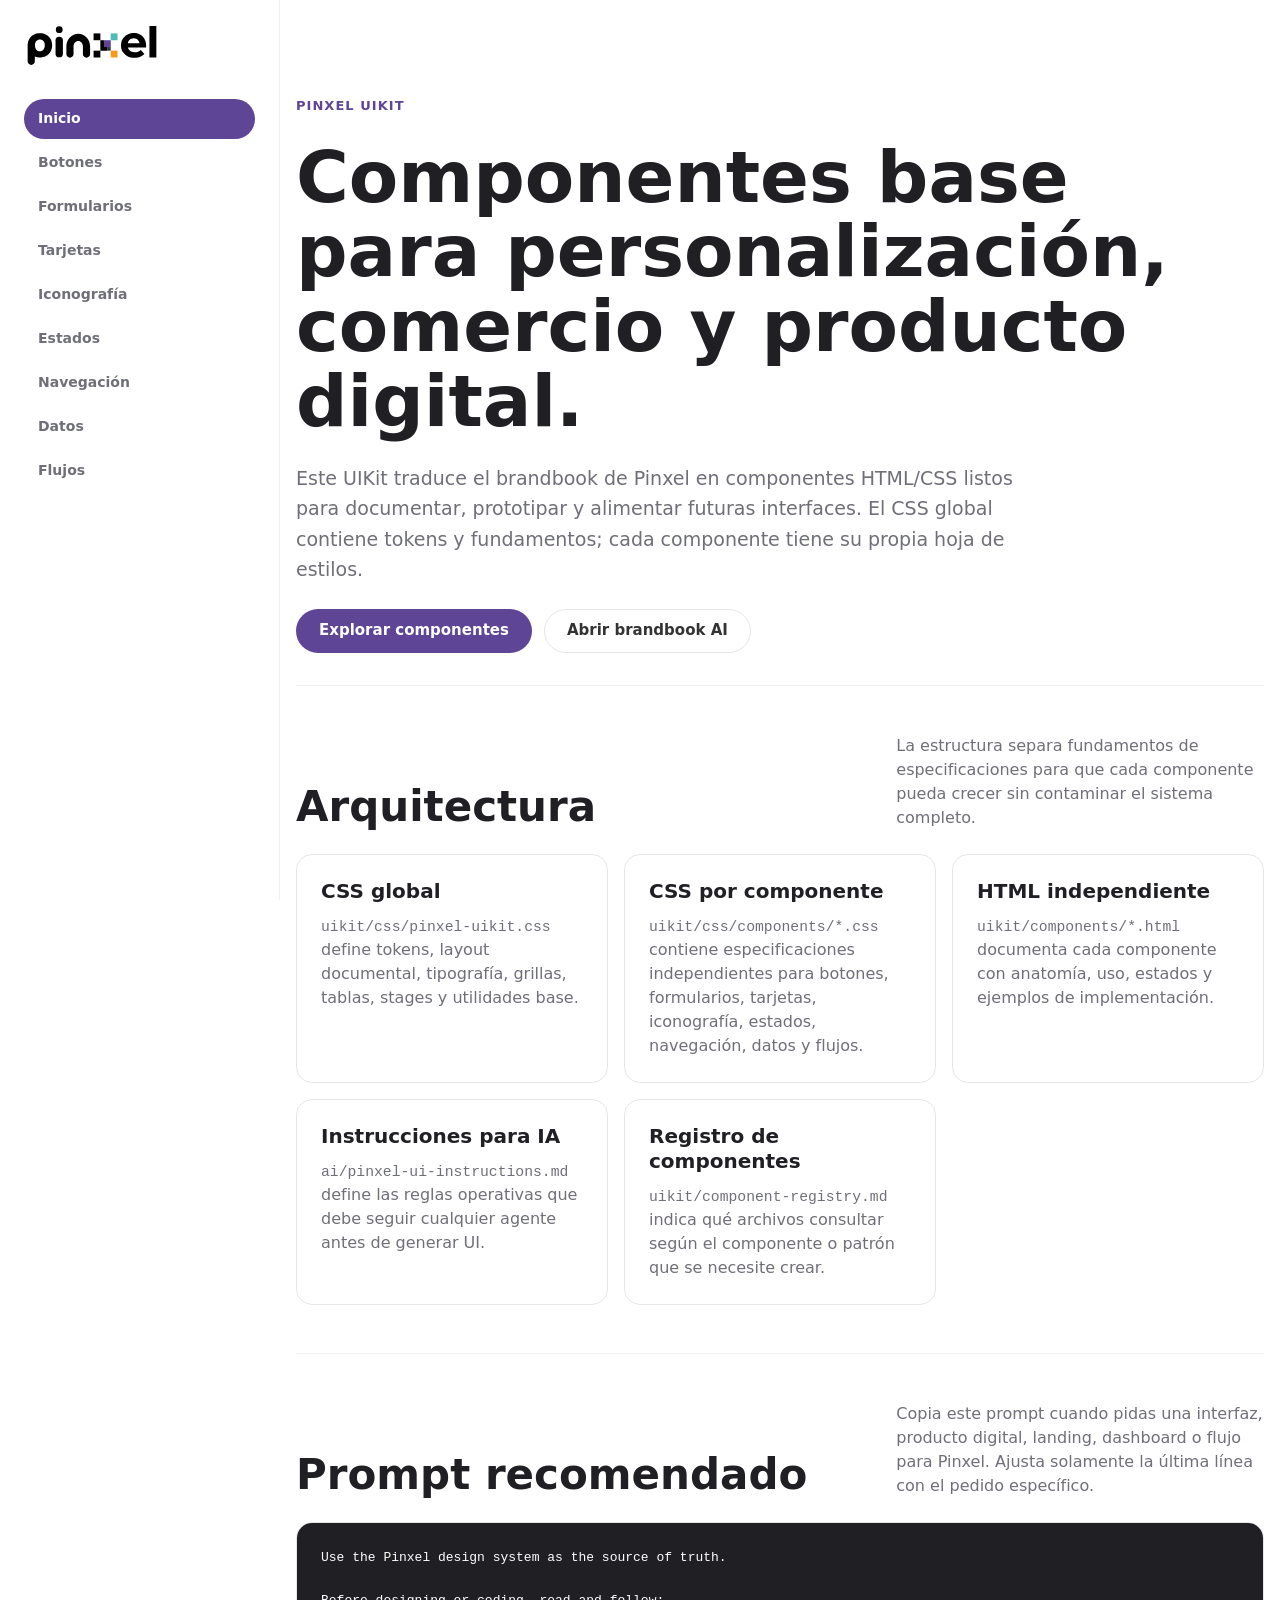
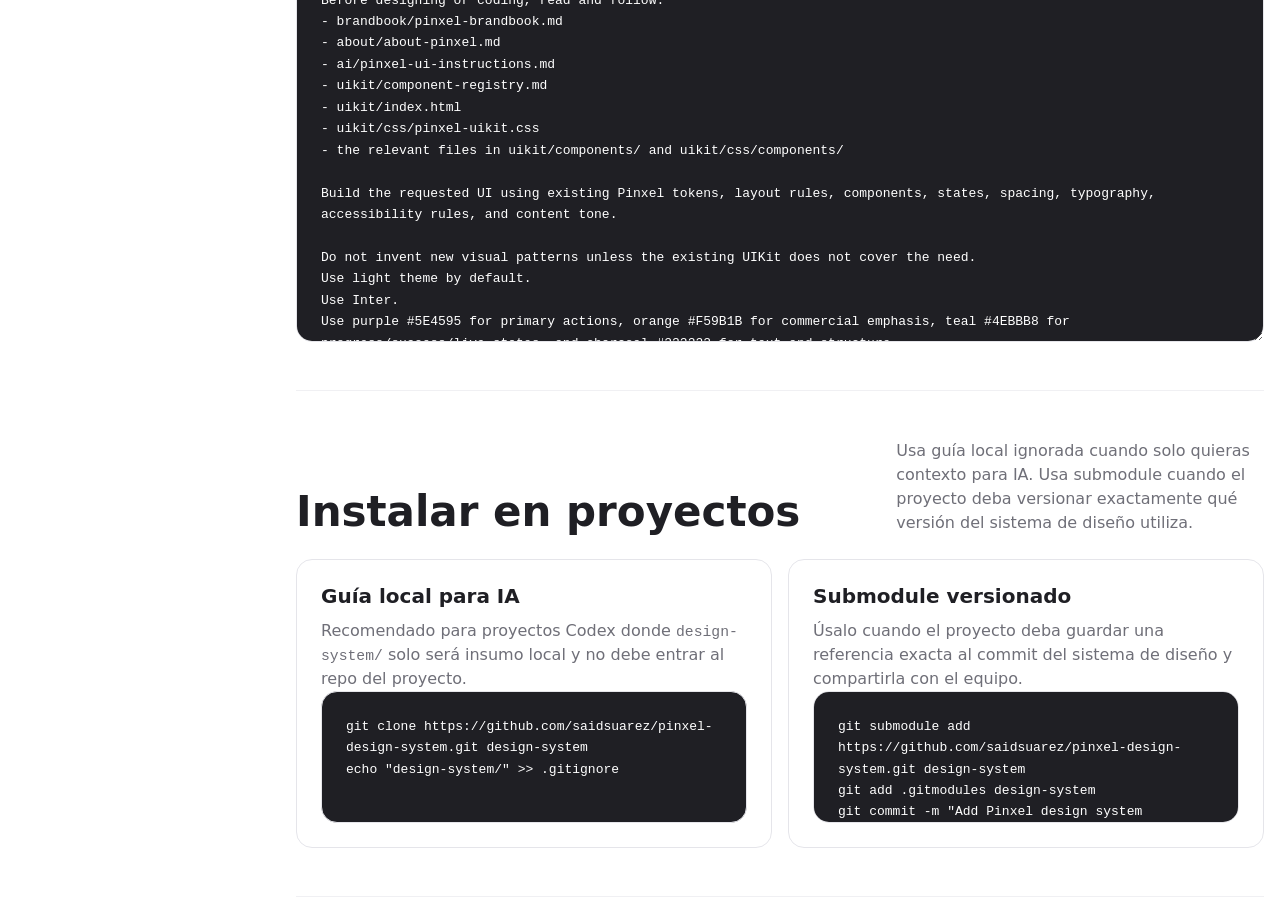
<file: components/pinxel-components-guideline.html>
<!doctype html>
<html lang="es">
<head>
  <meta charset="utf-8">
  <meta name="viewport" content="width=device-width, initial-scale=1">
  <title>Componentes Pinxel</title>
  <meta http-equiv="refresh" content="0; url=../uikit/index.html">
  <link rel="stylesheet" href="../uikit/css/pinxel-uikit.css">
  <link rel="stylesheet" href="../uikit/css/components/buttons.css">
</head>
<body>
  <main class="px-main">
    <section class="px-hero">
      <p class="px-kicker">Componentes Pinxel</p>
      <h1 class="px-page-title">El UIKit vive en una nueva estructura modular.</h1>
      <p class="px-lead">Si no eres redirigido automáticamente, abre el índice general del UIKit.</p>
      <a class="px-button px-button--primary" href="../uikit/index.html">Abrir UIKit</a>
    </section>
  </main>
</body>
</html>
</file>
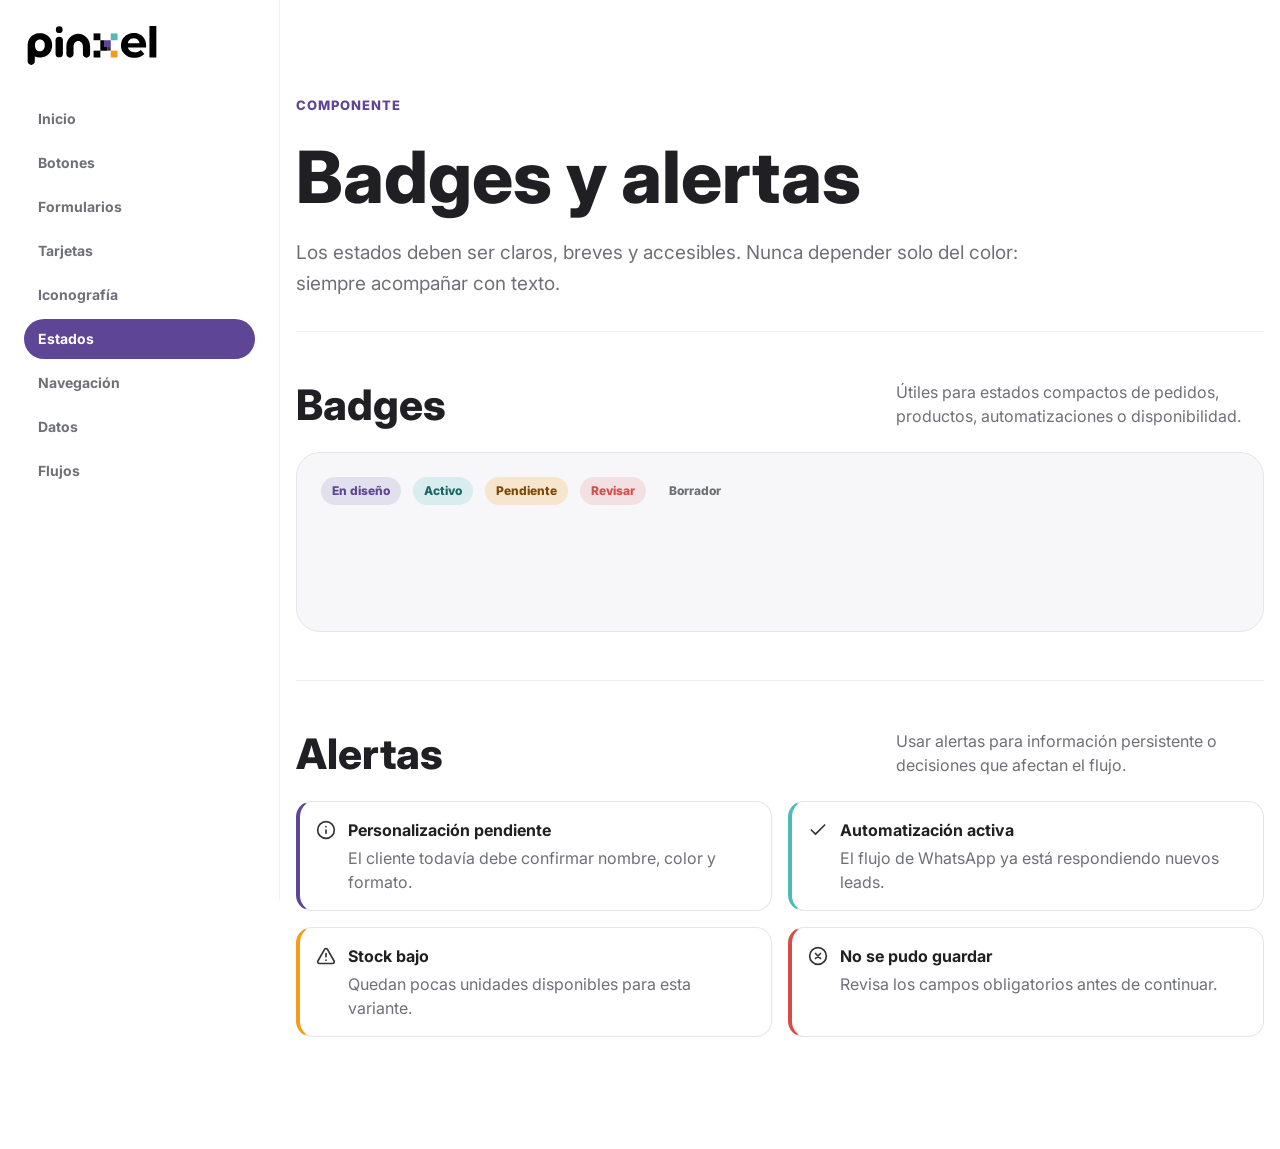
<file: uikit/components/badges-alerts.html>
<!doctype html>
<html lang="es">
<head>
  <meta charset="utf-8">
  <meta name="viewport" content="width=device-width, initial-scale=1">
  <title>Estados · UIKit Pinxel</title>
  <link rel="stylesheet" href="../css/pinxel-uikit.css">
  <link rel="stylesheet" href="../css/components/badges-alerts.css">
</head>
<body>
  <div class="px-shell">
    <div class="px-layout">
      <aside class="px-sidebar" aria-label="Navegación principal">
        <a class="px-sidebar__brand" href="../index.html" aria-label="UIKit Pinxel">
          <img src="../../assets/pinxel-logo.svg" alt="Pinxel">
        </a>
        <nav class="px-sidebar__nav" aria-label="Componentes">
          <a href="../index.html">Inicio</a>
          <a href="./buttons.html">Botones</a>
          <a href="./forms.html">Formularios</a>
          <a href="./cards.html">Tarjetas</a>
          <a href="./icons.html">Iconografía</a>
          <a href="./badges-alerts.html" aria-current="page">Estados</a>
          <a href="./navigation-tabs.html">Navegación</a>
          <a href="./data.html">Datos</a>
          <a href="./flows.html">Flujos</a>
        </nav>
      </aside>
      <div class="px-layout__content">
        <main class="px-main">
    <section class="px-hero">
      <p class="px-kicker">Componente</p>
      <h1 class="px-page-title">Badges y alertas</h1>
      <p class="px-lead">Los estados deben ser claros, breves y accesibles. Nunca depender solo del color: siempre acompañar con texto.</p>
    </section>

    <section class="px-section">
      <div class="px-section__head">
        <h2>Badges</h2>
        <p>Útiles para estados compactos de pedidos, productos, automatizaciones o disponibilidad.</p>
      </div>
      <div class="px-stage">
        <div class="px-row">
          <span class="px-badge px-badge--info">En diseño</span>
          <span class="px-badge px-badge--success">Activo</span>
          <span class="px-badge px-badge--warning">Pendiente</span>
          <span class="px-badge px-badge--error">Revisar</span>
          <span class="px-badge px-badge--neutral">Borrador</span>
        </div>
      </div>
    </section>

    <section class="px-section">
      <div class="px-section__head">
        <h2>Alertas</h2>
        <p>Usar alertas para información persistente o decisiones que afectan el flujo.</p>
      </div>
      <div class="px-grid px-grid--2">
        <div class="px-alert px-alert--info">
          <svg viewBox="0 0 24 24" fill="none" aria-hidden="true"><circle cx="12" cy="12" r="10" stroke="currentColor" stroke-width="2"/><path d="M12 16v-4M12 8h.01" stroke="currentColor" stroke-width="2" stroke-linecap="round" stroke-linejoin="round"/></svg>
          <div><strong>Personalización pendiente</strong><p>El cliente todavía debe confirmar nombre, color y formato.</p></div>
        </div>
        <div class="px-alert px-alert--success">
          <svg viewBox="0 0 24 24" fill="none" aria-hidden="true"><path d="M20 6 9 17l-5-5" stroke="currentColor" stroke-width="2" stroke-linecap="round" stroke-linejoin="round"/></svg>
          <div><strong>Automatización activa</strong><p>El flujo de WhatsApp ya está respondiendo nuevos leads.</p></div>
        </div>
        <div class="px-alert px-alert--warning">
          <svg viewBox="0 0 24 24" fill="none" aria-hidden="true"><path d="m21.73 18-8-14a2 2 0 0 0-3.46 0l-8 14A2 2 0 0 0 4 21h16a2 2 0 0 0 1.73-3" stroke="currentColor" stroke-width="2" stroke-linecap="round" stroke-linejoin="round"/><path d="M12 9v4M12 17h.01" stroke="currentColor" stroke-width="2" stroke-linecap="round" stroke-linejoin="round"/></svg>
          <div><strong>Stock bajo</strong><p>Quedan pocas unidades disponibles para esta variante.</p></div>
        </div>
        <div class="px-alert px-alert--error">
          <svg viewBox="0 0 24 24" fill="none" aria-hidden="true"><circle cx="12" cy="12" r="10" stroke="currentColor" stroke-width="2"/><path d="m15 9-6 6M9 9l6 6" stroke="currentColor" stroke-width="2" stroke-linecap="round" stroke-linejoin="round"/></svg>
          <div><strong>No se pudo guardar</strong><p>Revisa los campos obligatorios antes de continuar.</p></div>
        </div>
      </div>
    </section>
        </main>
      </div>
    </div>
  </div>
</body>
</html>
</file>
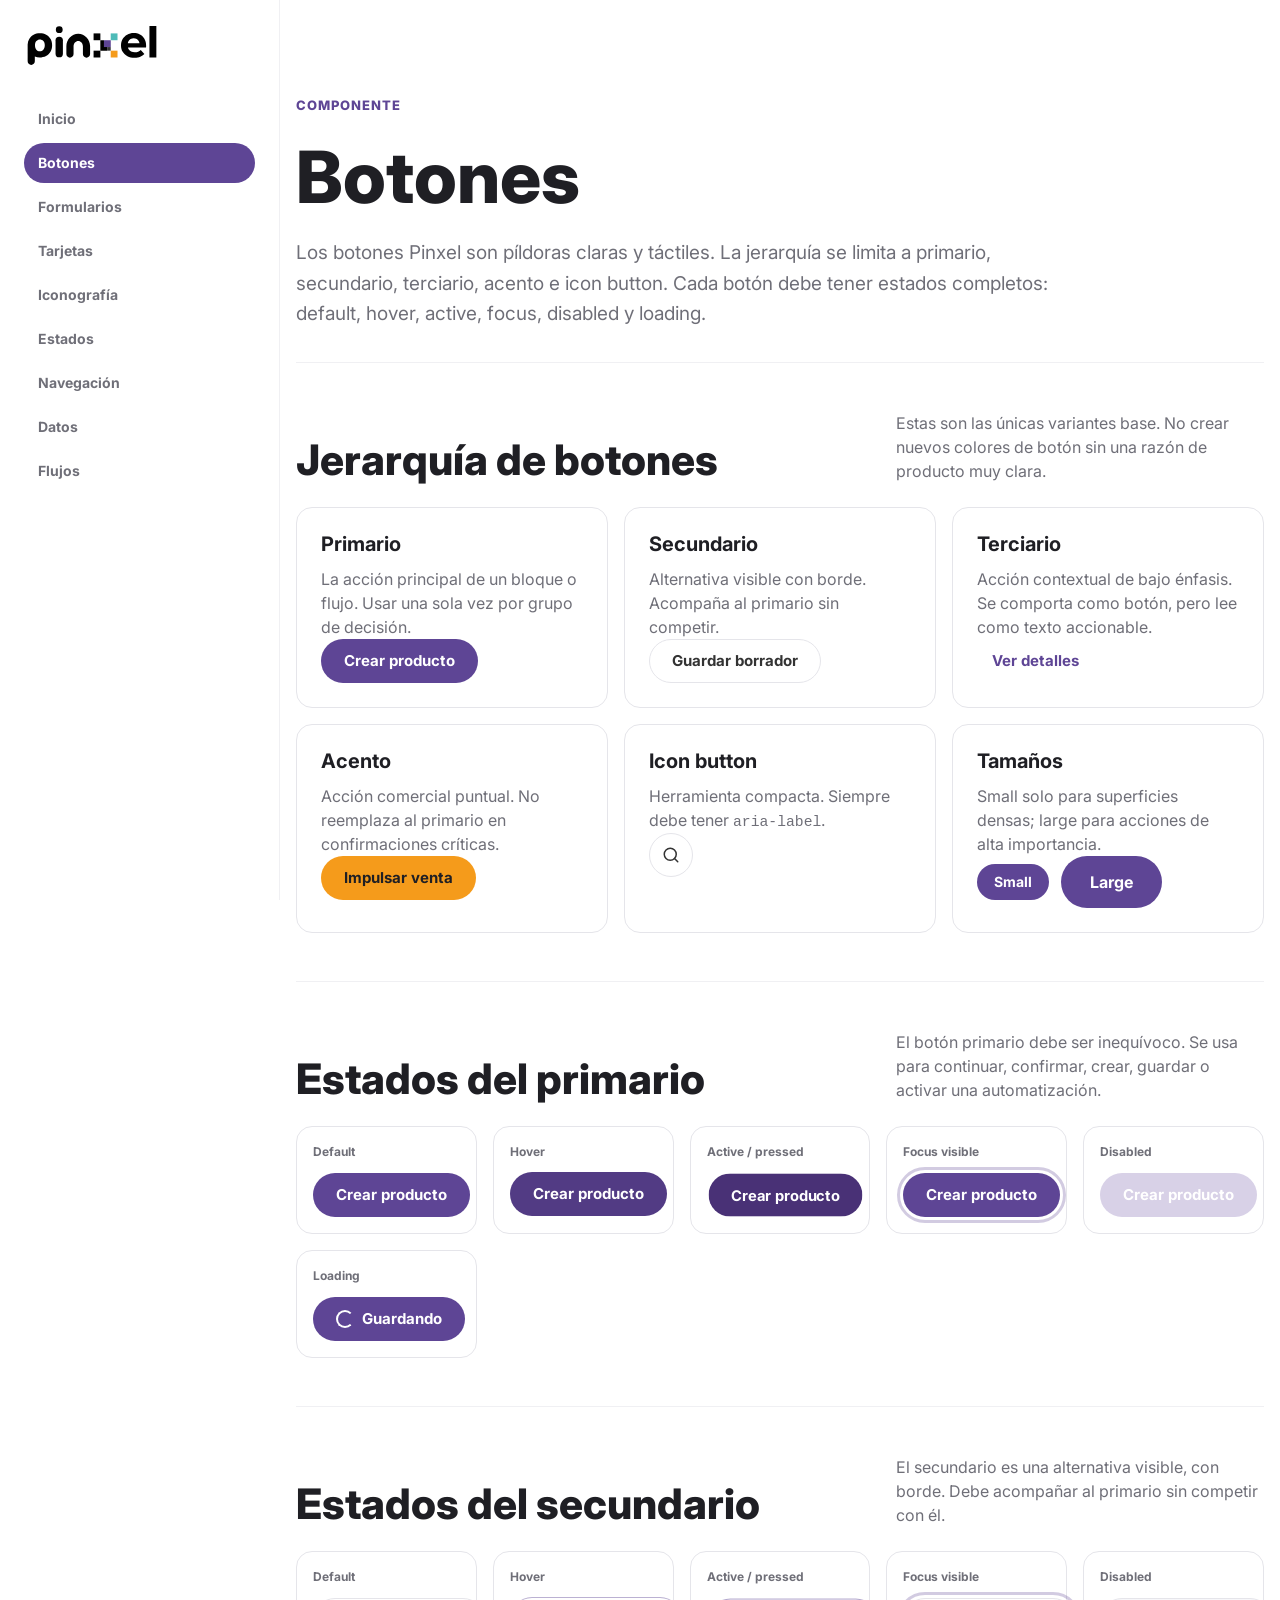
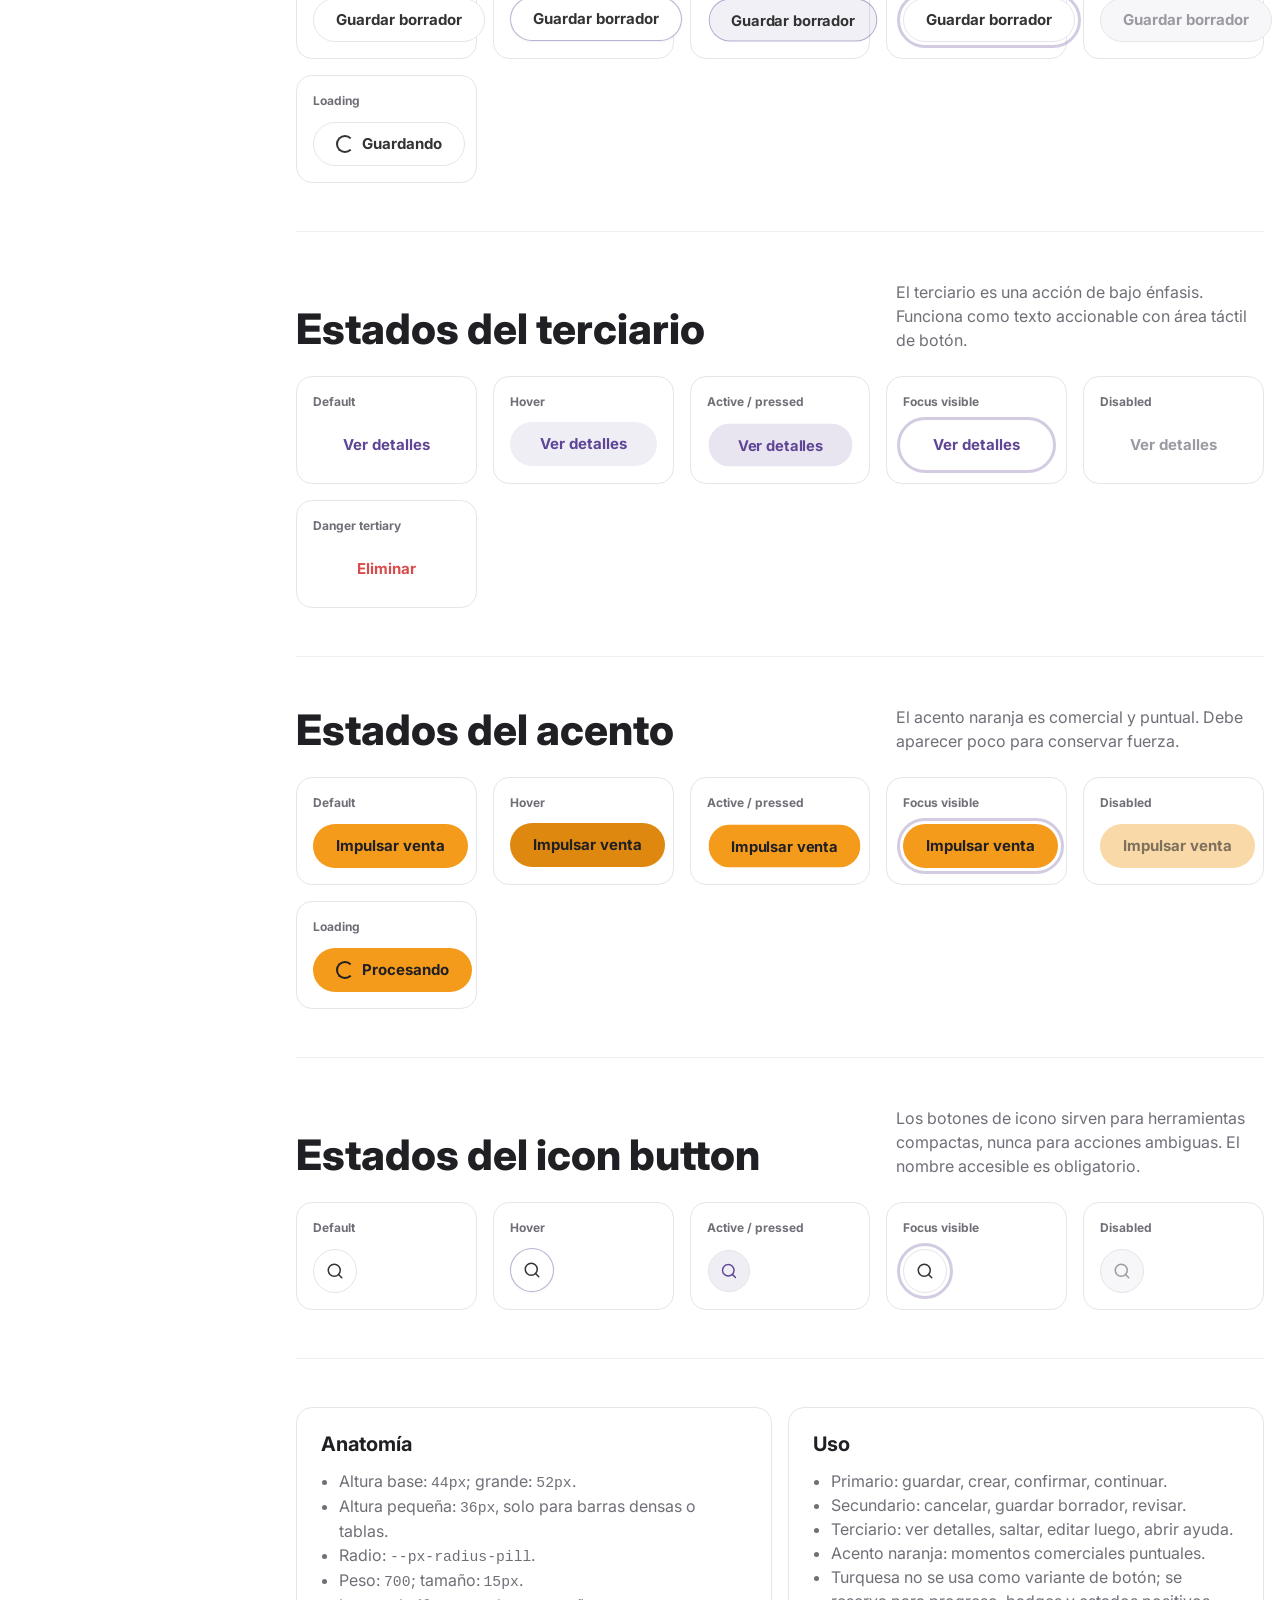
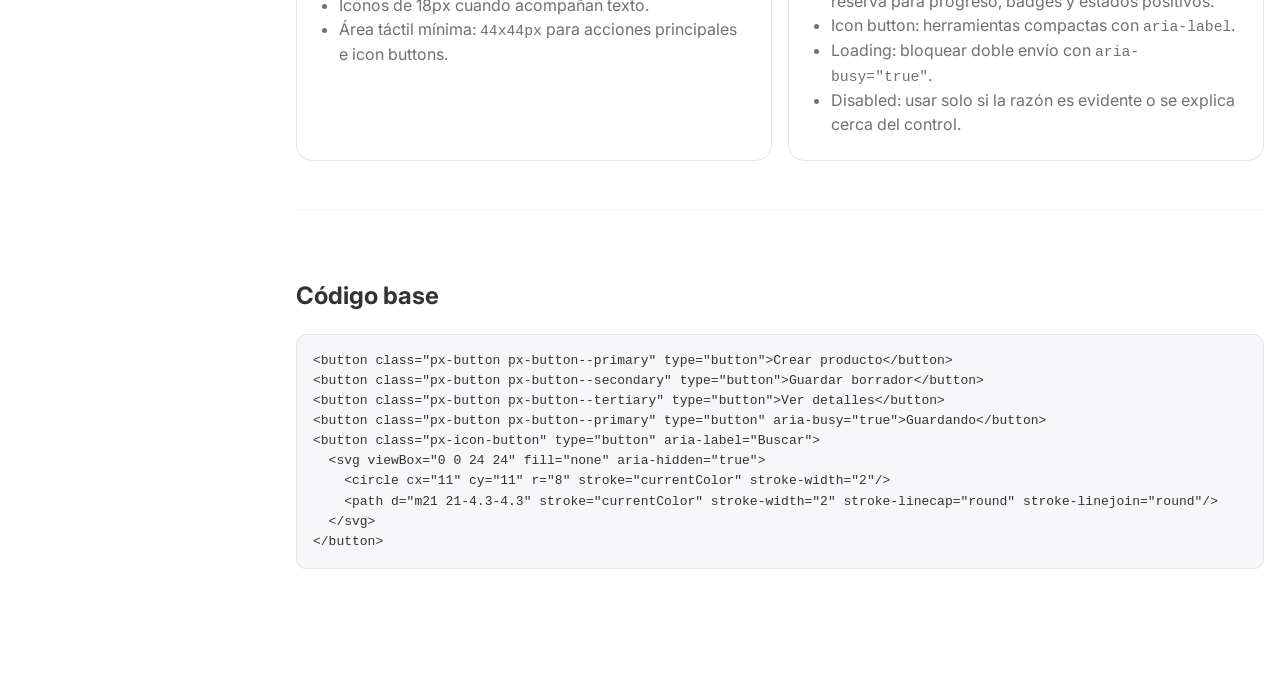
<file: uikit/components/buttons.html>
<!doctype html>
<html lang="es">
<head>
  <meta charset="utf-8">
  <meta name="viewport" content="width=device-width, initial-scale=1">
  <title>Botones · UIKit Pinxel</title>
  <link rel="stylesheet" href="../css/pinxel-uikit.css">
  <link rel="stylesheet" href="../css/components/buttons.css">
</head>
<body>
  <div class="px-shell">
    <div class="px-layout">
      <aside class="px-sidebar" aria-label="Navegación principal">
        <a class="px-sidebar__brand" href="../index.html" aria-label="UIKit Pinxel">
          <img src="../../assets/pinxel-logo.svg" alt="Pinxel">
        </a>
        <nav class="px-sidebar__nav" aria-label="Componentes">
          <a href="../index.html">Inicio</a>
          <a href="./buttons.html" aria-current="page">Botones</a>
          <a href="./forms.html">Formularios</a>
          <a href="./cards.html">Tarjetas</a>
          <a href="./icons.html">Iconografía</a>
          <a href="./badges-alerts.html">Estados</a>
          <a href="./navigation-tabs.html">Navegación</a>
          <a href="./data.html">Datos</a>
          <a href="./flows.html">Flujos</a>
        </nav>
      </aside>
      <div class="px-layout__content">
        <main class="px-main">
    <section class="px-hero">
      <p class="px-kicker">Componente</p>
      <h1 class="px-page-title">Botones</h1>
      <p class="px-lead">Los botones Pinxel son píldoras claras y táctiles. La jerarquía se limita a primario, secundario, terciario, acento e icon button. Cada botón debe tener estados completos: default, hover, active, focus, disabled y loading.</p>
    </section>

    <section class="px-section">
      <div class="px-section__head">
        <h2>Jerarquía de botones</h2>
        <p>Estas son las únicas variantes base. No crear nuevos colores de botón sin una razón de producto muy clara.</p>
      </div>
      <div class="px-grid px-grid--3">
        <article class="px-spec">
          <h3>Primario</h3>
          <p>La acción principal de un bloque o flujo. Usar una sola vez por grupo de decisión.</p>
          <div class="px-row"><button class="px-button px-button--primary" type="button">Crear producto</button></div>
        </article>
        <article class="px-spec">
          <h3>Secundario</h3>
          <p>Alternativa visible con borde. Acompaña al primario sin competir.</p>
          <div class="px-row"><button class="px-button px-button--secondary" type="button">Guardar borrador</button></div>
        </article>
        <article class="px-spec">
          <h3>Terciario</h3>
          <p>Acción contextual de bajo énfasis. Se comporta como botón, pero lee como texto accionable.</p>
          <div class="px-row"><button class="px-button px-button--tertiary" type="button">Ver detalles</button></div>
        </article>
        <article class="px-spec">
          <h3>Acento</h3>
          <p>Acción comercial puntual. No reemplaza al primario en confirmaciones críticas.</p>
          <div class="px-row"><button class="px-button px-button--accent" type="button">Impulsar venta</button></div>
        </article>
        <article class="px-spec">
          <h3>Icon button</h3>
          <p>Herramienta compacta. Siempre debe tener <code>aria-label</code>.</p>
          <div class="px-row">
            <button class="px-icon-button" type="button" aria-label="Buscar">
              <svg viewBox="0 0 24 24" fill="none" aria-hidden="true"><circle cx="11" cy="11" r="8" stroke="currentColor" stroke-width="2"/><path d="m21 21-4.3-4.3" stroke="currentColor" stroke-width="2" stroke-linecap="round" stroke-linejoin="round"/></svg>
            </button>
          </div>
        </article>
        <article class="px-spec">
          <h3>Tamaños</h3>
          <p>Small solo para superficies densas; large para acciones de alta importancia.</p>
          <div class="px-row">
            <button class="px-button px-button--primary px-button--small" type="button">Small</button>
            <button class="px-button px-button--primary px-button--large" type="button">Large</button>
          </div>
        </article>
      </div>
    </section>

    <section class="px-section">
      <div class="px-section__head">
        <h2>Estados del primario</h2>
        <p>El botón primario debe ser inequívoco. Se usa para continuar, confirmar, crear, guardar o activar una automatización.</p>
      </div>
      <div class="px-button-state-grid">
        <div class="px-button-state">
          <span>Default</span>
          <button class="px-button px-button--primary" type="button">Crear producto</button>
        </div>
        <div class="px-button-state">
          <span>Hover</span>
          <button class="px-button px-button--primary" type="button" style="background:#523b84; transform:translateY(-1px)">Crear producto</button>
        </div>
        <div class="px-button-state">
          <span>Active / pressed</span>
          <button class="px-button px-button--primary" type="button" aria-pressed="true">Crear producto</button>
        </div>
        <div class="px-button-state">
          <span>Focus visible</span>
          <button class="px-button px-button--primary px-button-demo-focus" type="button">Crear producto</button>
        </div>
        <div class="px-button-state">
          <span>Disabled</span>
          <button class="px-button px-button--primary" type="button" disabled>Crear producto</button>
        </div>
        <div class="px-button-state">
          <span>Loading</span>
          <button class="px-button px-button--primary" type="button" aria-busy="true">Guardando</button>
        </div>
      </div>
    </section>

    <section class="px-section">
      <div class="px-section__head">
        <h2>Estados del secundario</h2>
        <p>El secundario es una alternativa visible, con borde. Debe acompañar al primario sin competir con él.</p>
      </div>
      <div class="px-button-state-grid">
        <div class="px-button-state">
          <span>Default</span>
          <button class="px-button px-button--secondary" type="button">Guardar borrador</button>
        </div>
        <div class="px-button-state">
          <span>Hover</span>
          <button class="px-button px-button--secondary" type="button" style="border-color:rgba(94,69,149,.42); box-shadow:var(--px-shadow-sm); transform:translateY(-1px)">Guardar borrador</button>
        </div>
        <div class="px-button-state">
          <span>Active / pressed</span>
          <button class="px-button px-button--secondary" type="button" aria-pressed="true">Guardar borrador</button>
        </div>
        <div class="px-button-state">
          <span>Focus visible</span>
          <button class="px-button px-button--secondary px-button-demo-focus" type="button">Guardar borrador</button>
        </div>
        <div class="px-button-state">
          <span>Disabled</span>
          <button class="px-button px-button--secondary" type="button" disabled>Guardar borrador</button>
        </div>
        <div class="px-button-state">
          <span>Loading</span>
          <button class="px-button px-button--secondary" type="button" aria-busy="true">Guardando</button>
        </div>
      </div>
    </section>

    <section class="px-section">
      <div class="px-section__head">
        <h2>Estados del terciario</h2>
        <p>El terciario es una acción de bajo énfasis. Funciona como texto accionable con área táctil de botón.</p>
      </div>
      <div class="px-button-state-grid">
        <div class="px-button-state">
          <span>Default</span>
          <button class="px-button px-button--tertiary" type="button">Ver detalles</button>
        </div>
        <div class="px-button-state">
          <span>Hover</span>
          <button class="px-button px-button--tertiary" type="button" style="background:rgba(94,69,149,.09); transform:translateY(-1px)">Ver detalles</button>
        </div>
        <div class="px-button-state">
          <span>Active / pressed</span>
          <button class="px-button px-button--tertiary" type="button" aria-pressed="true">Ver detalles</button>
        </div>
        <div class="px-button-state">
          <span>Focus visible</span>
          <button class="px-button px-button--tertiary px-button-demo-focus" type="button">Ver detalles</button>
        </div>
        <div class="px-button-state">
          <span>Disabled</span>
          <button class="px-button px-button--tertiary" type="button" disabled>Ver detalles</button>
        </div>
        <div class="px-button-state">
          <span>Danger tertiary</span>
          <button class="px-button px-button--tertiary px-button--tertiary-danger" type="button">Eliminar</button>
        </div>
      </div>
    </section>

    <section class="px-section">
      <div class="px-section__head">
        <h2>Estados del acento</h2>
        <p>El acento naranja es comercial y puntual. Debe aparecer poco para conservar fuerza.</p>
      </div>
      <div class="px-button-state-grid">
        <div class="px-button-state">
          <span>Default</span>
          <button class="px-button px-button--accent" type="button">Impulsar venta</button>
        </div>
        <div class="px-button-state">
          <span>Hover</span>
          <button class="px-button px-button--accent" type="button" style="background:#df8810; transform:translateY(-1px)">Impulsar venta</button>
        </div>
        <div class="px-button-state">
          <span>Active / pressed</span>
          <button class="px-button px-button--accent" type="button" aria-pressed="true">Impulsar venta</button>
        </div>
        <div class="px-button-state">
          <span>Focus visible</span>
          <button class="px-button px-button--accent px-button-demo-focus" type="button">Impulsar venta</button>
        </div>
        <div class="px-button-state">
          <span>Disabled</span>
          <button class="px-button px-button--accent" type="button" disabled>Impulsar venta</button>
        </div>
        <div class="px-button-state">
          <span>Loading</span>
          <button class="px-button px-button--accent" type="button" aria-busy="true">Procesando</button>
        </div>
      </div>
    </section>

    <section class="px-section">
      <div class="px-section__head">
        <h2>Estados del icon button</h2>
        <p>Los botones de icono sirven para herramientas compactas, nunca para acciones ambiguas. El nombre accesible es obligatorio.</p>
      </div>
      <div class="px-button-state-grid">
        <div class="px-button-state">
          <span>Default</span>
          <button class="px-icon-button" type="button" aria-label="Buscar"><svg viewBox="0 0 24 24" fill="none" aria-hidden="true"><circle cx="11" cy="11" r="8" stroke="currentColor" stroke-width="2"/><path d="m21 21-4.3-4.3" stroke="currentColor" stroke-width="2" stroke-linecap="round" stroke-linejoin="round"/></svg></button>
        </div>
        <div class="px-button-state">
          <span>Hover</span>
          <button class="px-icon-button" type="button" aria-label="Buscar" style="border-color:rgba(94,69,149,.42); box-shadow:var(--px-shadow-sm); transform:translateY(-1px)"><svg viewBox="0 0 24 24" fill="none" aria-hidden="true"><circle cx="11" cy="11" r="8" stroke="currentColor" stroke-width="2"/><path d="m21 21-4.3-4.3" stroke="currentColor" stroke-width="2" stroke-linecap="round" stroke-linejoin="round"/></svg></button>
        </div>
        <div class="px-button-state">
          <span>Active / pressed</span>
          <button class="px-icon-button" type="button" aria-label="Buscar" aria-pressed="true"><svg viewBox="0 0 24 24" fill="none" aria-hidden="true"><circle cx="11" cy="11" r="8" stroke="currentColor" stroke-width="2"/><path d="m21 21-4.3-4.3" stroke="currentColor" stroke-width="2" stroke-linecap="round" stroke-linejoin="round"/></svg></button>
        </div>
        <div class="px-button-state">
          <span>Focus visible</span>
          <button class="px-icon-button px-button-demo-focus" type="button" aria-label="Buscar"><svg viewBox="0 0 24 24" fill="none" aria-hidden="true"><circle cx="11" cy="11" r="8" stroke="currentColor" stroke-width="2"/><path d="m21 21-4.3-4.3" stroke="currentColor" stroke-width="2" stroke-linecap="round" stroke-linejoin="round"/></svg></button>
        </div>
        <div class="px-button-state">
          <span>Disabled</span>
          <button class="px-icon-button" type="button" aria-label="Buscar" disabled><svg viewBox="0 0 24 24" fill="none" aria-hidden="true"><circle cx="11" cy="11" r="8" stroke="currentColor" stroke-width="2"/><path d="m21 21-4.3-4.3" stroke="currentColor" stroke-width="2" stroke-linecap="round" stroke-linejoin="round"/></svg></button>
        </div>
      </div>
    </section>

    <section class="px-section">
      <div class="px-grid px-grid--2">
        <article class="px-spec">
          <h3>Anatomía</h3>
          <ul>
            <li>Altura base: <code>44px</code>; grande: <code>52px</code>.</li>
            <li>Altura pequeña: <code>36px</code>, solo para barras densas o tablas.</li>
            <li>Radio: <code>--px-radius-pill</code>.</li>
            <li>Peso: <code>700</code>; tamaño: <code>15px</code>.</li>
            <li>Iconos de 18px cuando acompañan texto.</li>
            <li>Área táctil mínima: <code>44x44px</code> para acciones principales e icon buttons.</li>
          </ul>
        </article>
        <article class="px-spec">
          <h3>Uso</h3>
          <ul>
            <li>Primario: guardar, crear, confirmar, continuar.</li>
            <li>Secundario: cancelar, guardar borrador, revisar.</li>
            <li>Terciario: ver detalles, saltar, editar luego, abrir ayuda.</li>
            <li>Acento naranja: momentos comerciales puntuales.</li>
            <li>Turquesa no se usa como variante de botón; se reserva para progreso, badges y estados positivos.</li>
            <li>Icon button: herramientas compactas con <code>aria-label</code>.</li>
            <li>Loading: bloquear doble envío con <code>aria-busy="true"</code>.</li>
            <li>Disabled: usar solo si la razón es evidente o se explica cerca del control.</li>
          </ul>
        </article>
      </div>
    </section>

    <section class="px-section">
      <h2>Código base</h2>
      <pre class="px-code">&lt;button class="px-button px-button--primary" type="button"&gt;Crear producto&lt;/button&gt;
&lt;button class="px-button px-button--secondary" type="button"&gt;Guardar borrador&lt;/button&gt;
&lt;button class="px-button px-button--tertiary" type="button"&gt;Ver detalles&lt;/button&gt;
&lt;button class="px-button px-button--primary" type="button" aria-busy="true"&gt;Guardando&lt;/button&gt;
&lt;button class="px-icon-button" type="button" aria-label="Buscar"&gt;
  &lt;svg viewBox="0 0 24 24" fill="none" aria-hidden="true"&gt;
    &lt;circle cx="11" cy="11" r="8" stroke="currentColor" stroke-width="2"/&gt;
    &lt;path d="m21 21-4.3-4.3" stroke="currentColor" stroke-width="2" stroke-linecap="round" stroke-linejoin="round"/&gt;
  &lt;/svg&gt;
&lt;/button&gt;</pre>
    </section>
        </main>
      </div>
    </div>
  </div>
</body>
</html>
</file>
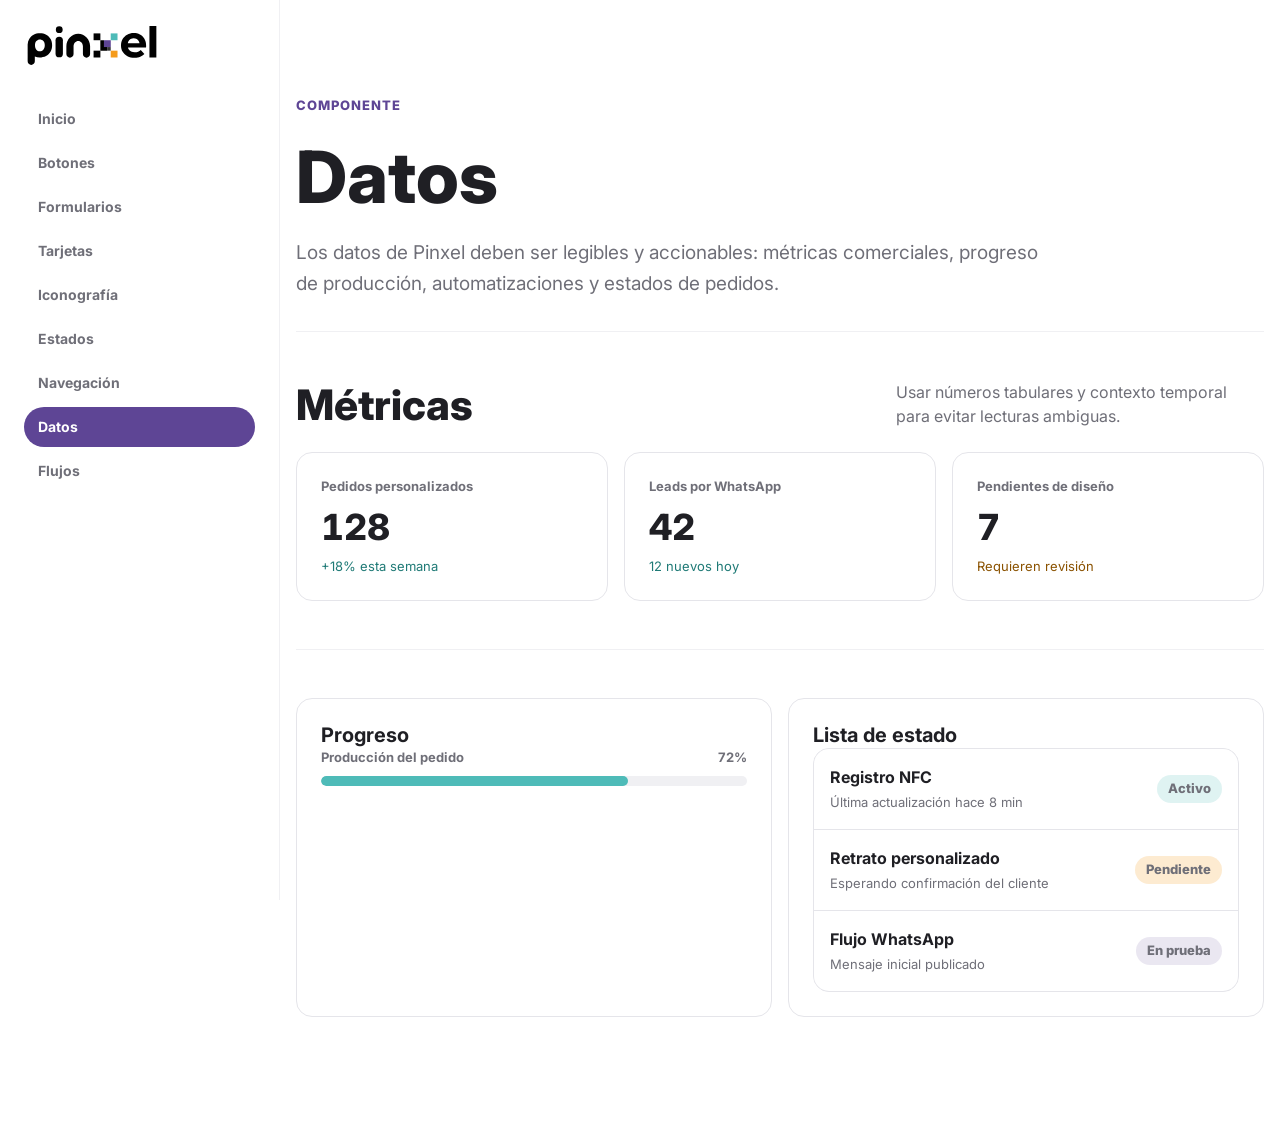
<file: uikit/components/data.html>
<!doctype html>
<html lang="es">
<head>
  <meta charset="utf-8">
  <meta name="viewport" content="width=device-width, initial-scale=1">
  <title>Datos · UIKit Pinxel</title>
  <link rel="stylesheet" href="../css/pinxel-uikit.css">
  <link rel="stylesheet" href="../css/components/badges-alerts.css">
  <link rel="stylesheet" href="../css/components/data.css">
</head>
<body>
  <div class="px-shell">
    <div class="px-layout">
      <aside class="px-sidebar" aria-label="Navegación principal">
        <a class="px-sidebar__brand" href="../index.html" aria-label="UIKit Pinxel">
          <img src="../../assets/pinxel-logo.svg" alt="Pinxel">
        </a>
        <nav class="px-sidebar__nav" aria-label="Componentes">
          <a href="../index.html">Inicio</a>
          <a href="./buttons.html">Botones</a>
          <a href="./forms.html">Formularios</a>
          <a href="./cards.html">Tarjetas</a>
          <a href="./icons.html">Iconografía</a>
          <a href="./badges-alerts.html">Estados</a>
          <a href="./navigation-tabs.html">Navegación</a>
          <a href="./data.html" aria-current="page">Datos</a>
          <a href="./flows.html">Flujos</a>
        </nav>
      </aside>
      <div class="px-layout__content">
        <main class="px-main">
    <section class="px-hero">
      <p class="px-kicker">Componente</p>
      <h1 class="px-page-title">Datos</h1>
      <p class="px-lead">Los datos de Pinxel deben ser legibles y accionables: métricas comerciales, progreso de producción, automatizaciones y estados de pedidos.</p>
    </section>

    <section class="px-section">
      <div class="px-section__head">
        <h2>Métricas</h2>
        <p>Usar números tabulares y contexto temporal para evitar lecturas ambiguas.</p>
      </div>
      <div class="px-grid px-grid--3">
        <article class="px-metric-card">
          <span class="px-metric-card__label">Pedidos personalizados</span>
          <strong class="px-metric-card__value">128</strong>
          <span class="px-metric-card__delta px-metric-card__delta--up">+18% esta semana</span>
        </article>
        <article class="px-metric-card">
          <span class="px-metric-card__label">Leads por WhatsApp</span>
          <strong class="px-metric-card__value">42</strong>
          <span class="px-metric-card__delta px-metric-card__delta--up">12 nuevos hoy</span>
        </article>
        <article class="px-metric-card">
          <span class="px-metric-card__label">Pendientes de diseño</span>
          <strong class="px-metric-card__value">7</strong>
          <span class="px-metric-card__delta px-metric-card__delta--warn">Requieren revisión</span>
        </article>
      </div>
    </section>

    <section class="px-section">
      <div class="px-grid px-grid--2">
        <article class="px-doc-card">
          <h3>Progreso</h3>
          <div class="px-progress">
            <div class="px-progress__meta"><span>Producción del pedido</span><span>72%</span></div>
            <div class="px-progress__track"><span class="px-progress__bar" style="width:72%"></span></div>
          </div>
        </article>
        <article class="px-doc-card">
          <h3>Lista de estado</h3>
          <div class="px-status-list">
            <div class="px-status-row"><div><strong>Registro NFC</strong><span>Última actualización hace 8 min</span></div><span class="px-badge px-badge--success">Activo</span></div>
            <div class="px-status-row"><div><strong>Retrato personalizado</strong><span>Esperando confirmación del cliente</span></div><span class="px-badge px-badge--warning">Pendiente</span></div>
            <div class="px-status-row"><div><strong>Flujo WhatsApp</strong><span>Mensaje inicial publicado</span></div><span class="px-badge px-badge--info">En prueba</span></div>
          </div>
        </article>
      </div>
    </section>
        </main>
      </div>
    </div>
  </div>
</body>
</html>
</file>
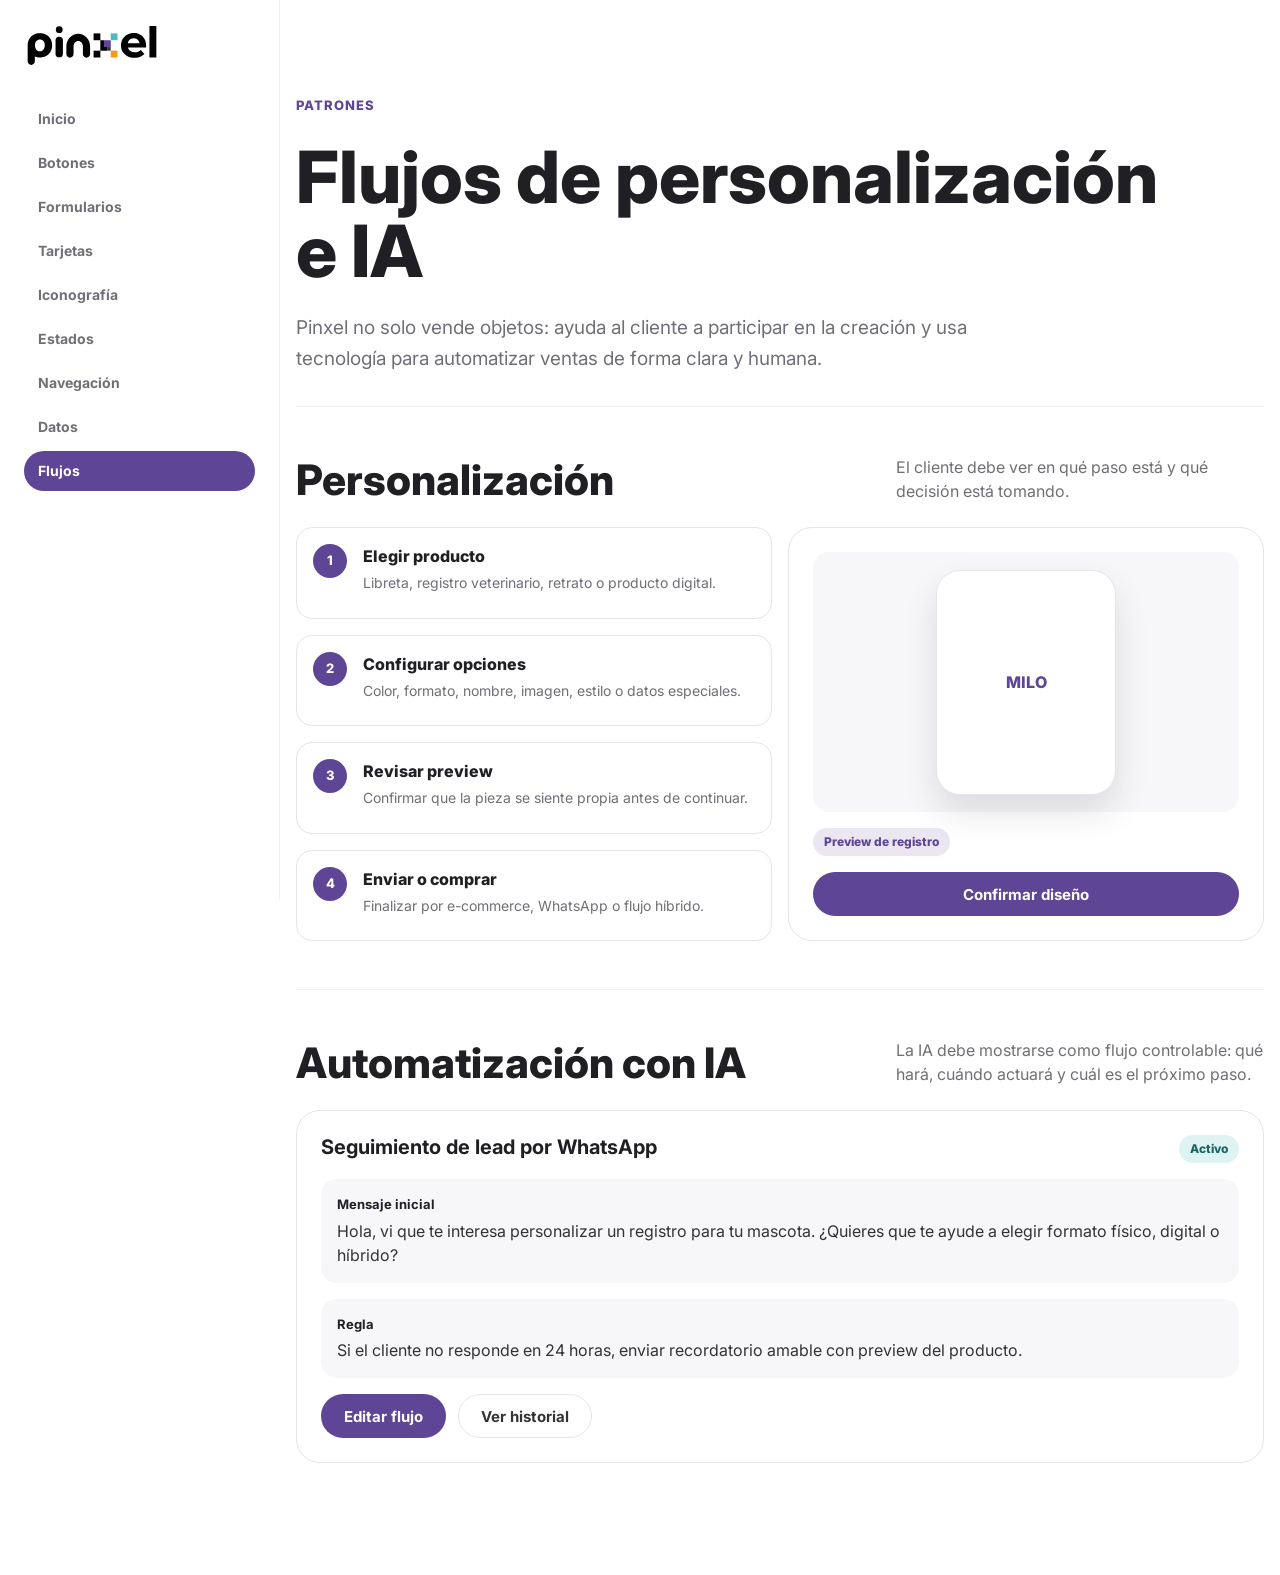
<file: uikit/components/flows.html>
<!doctype html>
<html lang="es">
<head>
  <meta charset="utf-8">
  <meta name="viewport" content="width=device-width, initial-scale=1">
  <title>Flujos · UIKit Pinxel</title>
  <link rel="stylesheet" href="../css/pinxel-uikit.css">
  <link rel="stylesheet" href="../css/components/buttons.css">
  <link rel="stylesheet" href="../css/components/badges-alerts.css">
  <link rel="stylesheet" href="../css/components/flows.css">
</head>
<body>
  <div class="px-shell">
    <div class="px-layout">
      <aside class="px-sidebar" aria-label="Navegación principal">
        <a class="px-sidebar__brand" href="../index.html" aria-label="UIKit Pinxel">
          <img src="../../assets/pinxel-logo.svg" alt="Pinxel">
        </a>
        <nav class="px-sidebar__nav" aria-label="Componentes">
          <a href="../index.html">Inicio</a>
          <a href="./buttons.html">Botones</a>
          <a href="./forms.html">Formularios</a>
          <a href="./cards.html">Tarjetas</a>
          <a href="./icons.html">Iconografía</a>
          <a href="./badges-alerts.html">Estados</a>
          <a href="./navigation-tabs.html">Navegación</a>
          <a href="./data.html">Datos</a>
          <a href="./flows.html" aria-current="page">Flujos</a>
        </nav>
      </aside>
      <div class="px-layout__content">
        <main class="px-main">
    <section class="px-hero">
      <p class="px-kicker">Patrones</p>
      <h1 class="px-page-title">Flujos de personalización e IA</h1>
      <p class="px-lead">Pinxel no solo vende objetos: ayuda al cliente a participar en la creación y usa tecnología para automatizar ventas de forma clara y humana.</p>
    </section>

    <section class="px-section">
      <div class="px-section__head">
        <h2>Personalización</h2>
        <p>El cliente debe ver en qué paso está y qué decisión está tomando.</p>
      </div>
      <div class="px-grid px-grid--2">
        <div class="px-stepper">
          <div class="px-step"><span class="px-step__number">1</span><div><strong class="px-step__title">Elegir producto</strong><p class="px-step__text">Libreta, registro veterinario, retrato o producto digital.</p></div></div>
          <div class="px-step"><span class="px-step__number">2</span><div><strong class="px-step__title">Configurar opciones</strong><p class="px-step__text">Color, formato, nombre, imagen, estilo o datos especiales.</p></div></div>
          <div class="px-step"><span class="px-step__number">3</span><div><strong class="px-step__title">Revisar preview</strong><p class="px-step__text">Confirmar que la pieza se siente propia antes de continuar.</p></div></div>
          <div class="px-step"><span class="px-step__number">4</span><div><strong class="px-step__title">Enviar o comprar</strong><p class="px-step__text">Finalizar por e-commerce, WhatsApp o flujo híbrido.</p></div></div>
        </div>
        <div class="px-preview-panel">
          <div class="px-preview-panel__canvas">
            <div class="px-preview-panel__object">MILO</div>
          </div>
          <span class="px-badge px-badge--info">Preview de registro</span>
          <button class="px-button px-button--primary" type="button">Confirmar diseño</button>
        </div>
      </div>
    </section>

    <section class="px-section">
      <div class="px-section__head">
        <h2>Automatización con IA</h2>
        <p>La IA debe mostrarse como flujo controlable: qué hará, cuándo actuará y cuál es el próximo paso.</p>
      </div>
      <article class="px-automation-card">
        <div class="px-automation-card__header">
          <h3 class="px-automation-card__title">Seguimiento de lead por WhatsApp</h3>
          <span class="px-badge px-badge--success">Activo</span>
        </div>
        <div class="px-message">
          <strong>Mensaje inicial</strong>
          Hola, vi que te interesa personalizar un registro para tu mascota. ¿Quieres que te ayude a elegir formato físico, digital o híbrido?
        </div>
        <div class="px-message">
          <strong>Regla</strong>
          Si el cliente no responde en 24 horas, enviar recordatorio amable con preview del producto.
        </div>
        <div class="px-row">
          <button class="px-button px-button--primary" type="button">Editar flujo</button>
          <button class="px-button px-button--secondary" type="button">Ver historial</button>
        </div>
      </article>
    </section>
        </main>
      </div>
    </div>
  </div>
</body>
</html>
</file>
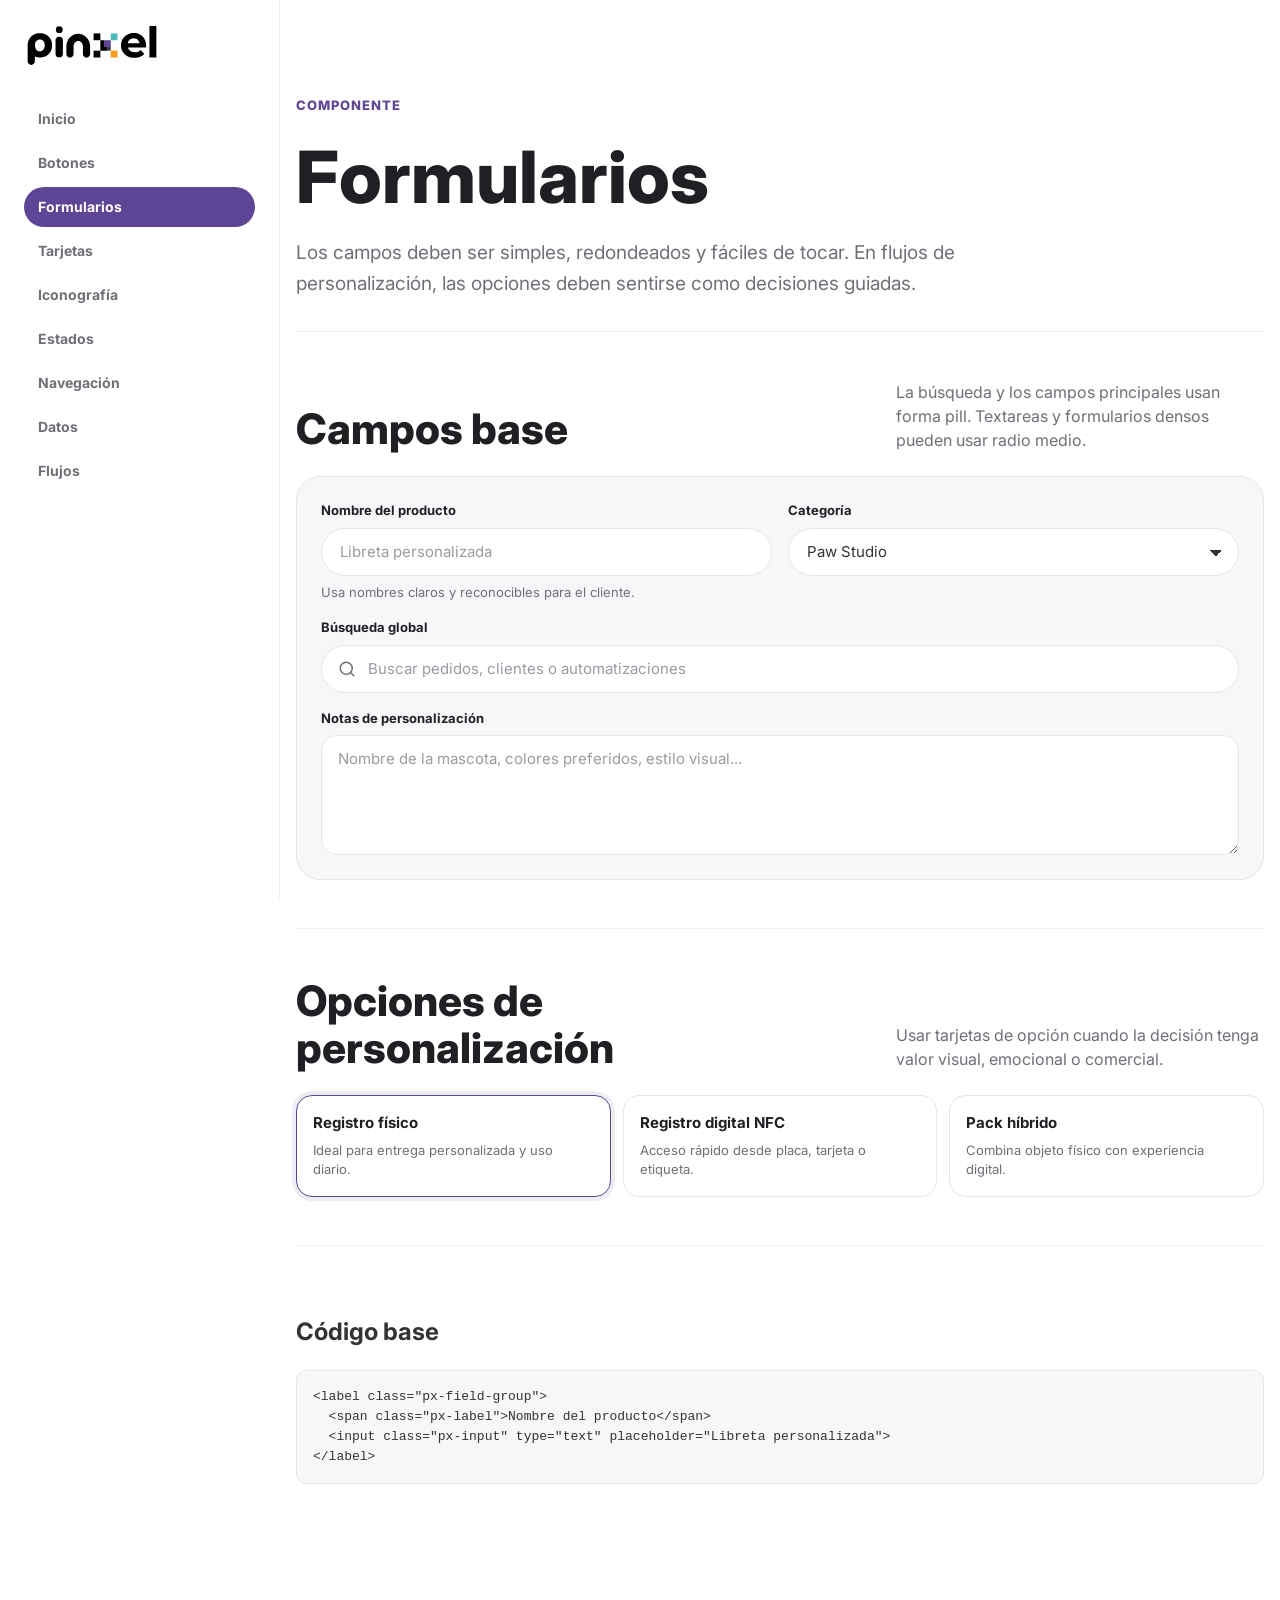
<file: uikit/components/forms.html>
<!doctype html>
<html lang="es">
<head>
  <meta charset="utf-8">
  <meta name="viewport" content="width=device-width, initial-scale=1">
  <title>Formularios · UIKit Pinxel</title>
  <link rel="stylesheet" href="../css/pinxel-uikit.css">
  <link rel="stylesheet" href="../css/components/buttons.css">
  <link rel="stylesheet" href="../css/components/forms.css">
</head>
<body>
  <div class="px-shell">
    <div class="px-layout">
      <aside class="px-sidebar" aria-label="Navegación principal">
        <a class="px-sidebar__brand" href="../index.html" aria-label="UIKit Pinxel">
          <img src="../../assets/pinxel-logo.svg" alt="Pinxel">
        </a>
        <nav class="px-sidebar__nav" aria-label="Componentes">
          <a href="../index.html">Inicio</a>
          <a href="./buttons.html">Botones</a>
          <a href="./forms.html" aria-current="page">Formularios</a>
          <a href="./cards.html">Tarjetas</a>
          <a href="./icons.html">Iconografía</a>
          <a href="./badges-alerts.html">Estados</a>
          <a href="./navigation-tabs.html">Navegación</a>
          <a href="./data.html">Datos</a>
          <a href="./flows.html">Flujos</a>
        </nav>
      </aside>
      <div class="px-layout__content">
        <main class="px-main">
    <section class="px-hero">
      <p class="px-kicker">Componente</p>
      <h1 class="px-page-title">Formularios</h1>
      <p class="px-lead">Los campos deben ser simples, redondeados y fáciles de tocar. En flujos de personalización, las opciones deben sentirse como decisiones guiadas.</p>
    </section>

    <section class="px-section">
      <div class="px-section__head">
        <h2>Campos base</h2>
        <p>La búsqueda y los campos principales usan forma pill. Textareas y formularios densos pueden usar radio medio.</p>
      </div>
      <div class="px-stage">
        <div class="px-grid px-grid--2">
          <label class="px-field-group">
            <span class="px-label">Nombre del producto</span>
            <input class="px-input" type="text" placeholder="Libreta personalizada">
            <span class="px-help">Usa nombres claros y reconocibles para el cliente.</span>
          </label>
          <label class="px-field-group">
            <span class="px-label">Categoría</span>
            <select class="px-select">
              <option>Paw Studio</option>
              <option>4Corners</option>
              <option>Pinxel Lab</option>
            </select>
          </label>
        </div>
        <label class="px-field-group">
          <span class="px-label">Búsqueda global</span>
          <span class="px-search">
            <svg viewBox="0 0 24 24" fill="none" aria-hidden="true"><circle cx="11" cy="11" r="8" stroke="currentColor" stroke-width="2"/><path d="m21 21-4.3-4.3" stroke="currentColor" stroke-width="2" stroke-linecap="round" stroke-linejoin="round"/></svg>
            <input class="px-input" type="search" placeholder="Buscar pedidos, clientes o automatizaciones">
          </span>
        </label>
        <label class="px-field-group">
          <span class="px-label">Notas de personalización</span>
          <textarea class="px-textarea" placeholder="Nombre de la mascota, colores preferidos, estilo visual..."></textarea>
        </label>
      </div>
    </section>

    <section class="px-section">
      <div class="px-section__head">
        <h2>Opciones de personalización</h2>
        <p>Usar tarjetas de opción cuando la decisión tenga valor visual, emocional o comercial.</p>
      </div>
      <div class="px-option-grid">
        <label class="px-option-card">
          <input type="radio" name="format" checked>
          <strong>Registro físico</strong>
          <span>Ideal para entrega personalizada y uso diario.</span>
        </label>
        <label class="px-option-card">
          <input type="radio" name="format">
          <strong>Registro digital NFC</strong>
          <span>Acceso rápido desde placa, tarjeta o etiqueta.</span>
        </label>
        <label class="px-option-card">
          <input type="radio" name="format">
          <strong>Pack híbrido</strong>
          <span>Combina objeto físico con experiencia digital.</span>
        </label>
      </div>
    </section>

    <section class="px-section">
      <h2>Código base</h2>
      <pre class="px-code">&lt;label class="px-field-group"&gt;
  &lt;span class="px-label"&gt;Nombre del producto&lt;/span&gt;
  &lt;input class="px-input" type="text" placeholder="Libreta personalizada"&gt;
&lt;/label&gt;</pre>
    </section>
        </main>
      </div>
    </div>
  </div>
</body>
</html>
</file>
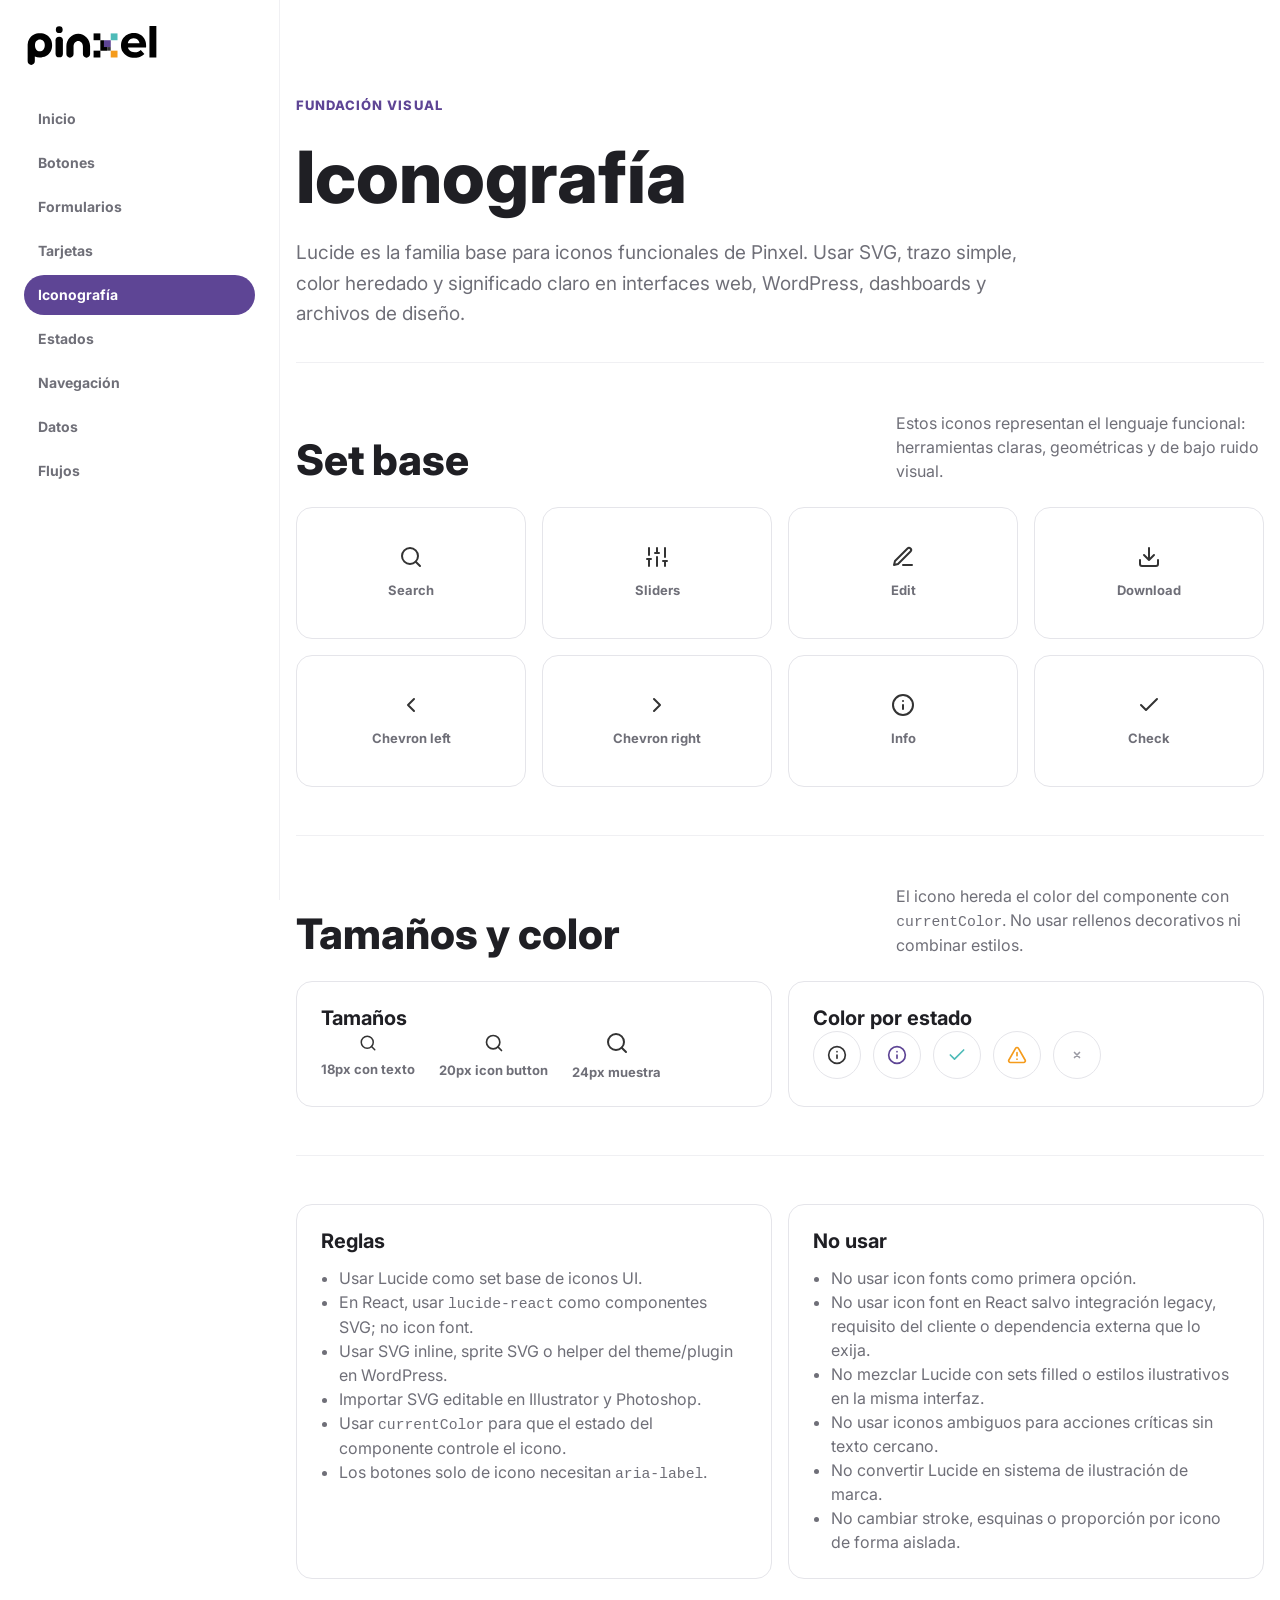
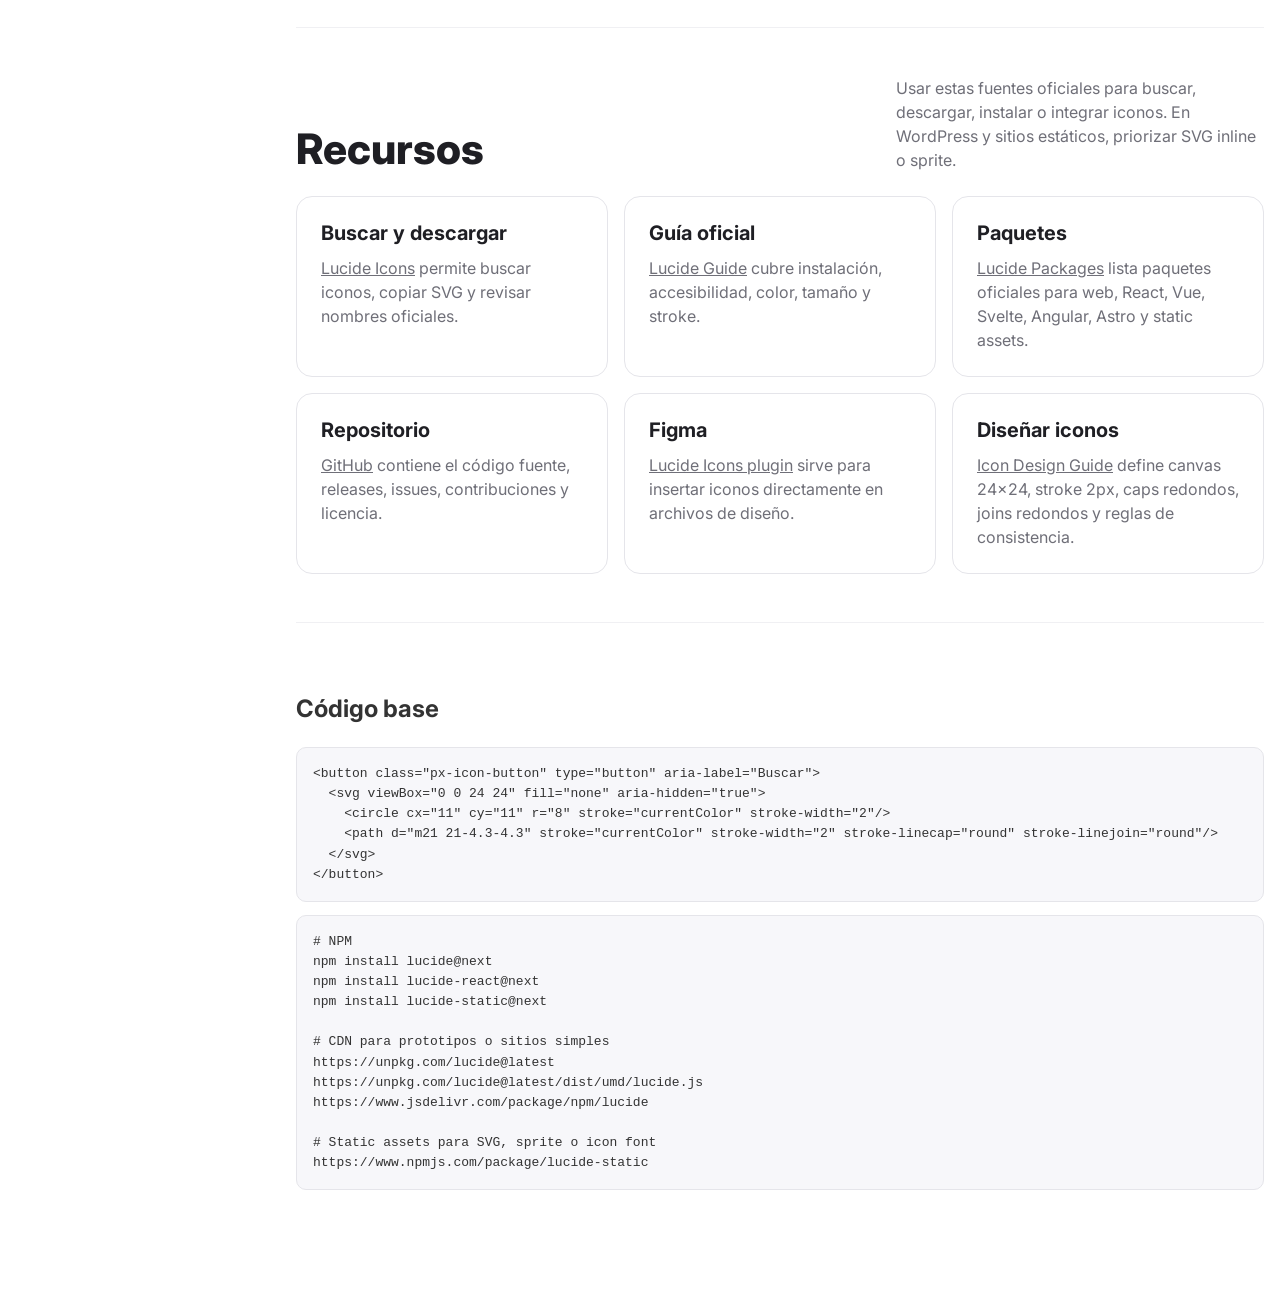
<file: uikit/components/icons.html>
<!doctype html>
<html lang="es">
<head>
  <meta charset="utf-8">
  <meta name="viewport" content="width=device-width, initial-scale=1">
  <title>Iconografía · UIKit Pinxel</title>
  <link rel="stylesheet" href="../css/pinxel-uikit.css">
  <link rel="stylesheet" href="../css/components/buttons.css">
  <link rel="stylesheet" href="../css/components/icons.css">
</head>
<body>
  <div class="px-shell">
    <div class="px-layout">
      <aside class="px-sidebar" aria-label="Navegación principal">
        <a class="px-sidebar__brand" href="../index.html" aria-label="UIKit Pinxel">
          <img src="../../assets/pinxel-logo.svg" alt="Pinxel">
        </a>
        <nav class="px-sidebar__nav" aria-label="Componentes">
          <a href="../index.html">Inicio</a>
          <a href="./buttons.html">Botones</a>
          <a href="./forms.html">Formularios</a>
          <a href="./cards.html">Tarjetas</a>
          <a href="./icons.html" aria-current="page">Iconografía</a>
          <a href="./badges-alerts.html">Estados</a>
          <a href="./navigation-tabs.html">Navegación</a>
          <a href="./data.html">Datos</a>
          <a href="./flows.html">Flujos</a>
        </nav>
      </aside>
      <div class="px-layout__content">
        <main class="px-main">
    <section class="px-hero">
      <p class="px-kicker">Fundación visual</p>
      <h1 class="px-page-title">Iconografía</h1>
      <p class="px-lead">Lucide es la familia base para iconos funcionales de Pinxel. Usar SVG, trazo simple, color heredado y significado claro en interfaces web, WordPress, dashboards y archivos de diseño.</p>
    </section>

    <section class="px-section">
      <div class="px-section__head">
        <h2>Set base</h2>
        <p>Estos iconos representan el lenguaje funcional: herramientas claras, geométricas y de bajo ruido visual.</p>
      </div>
      <div class="px-icon-demo-grid">
        <article class="px-icon-demo">
          <svg viewBox="0 0 24 24" fill="none" aria-hidden="true"><circle cx="11" cy="11" r="8" stroke="currentColor" stroke-width="2"/><path d="m21 21-4.3-4.3" stroke="currentColor" stroke-width="2" stroke-linecap="round" stroke-linejoin="round"/></svg>
          <span>Search</span>
        </article>
        <article class="px-icon-demo">
          <svg viewBox="0 0 24 24" fill="none" aria-hidden="true"><path d="M4 21v-7M4 10V3M12 21v-9M12 8V3M20 21v-5M20 12V3M2 14h4M10 8h4M18 16h4" stroke="currentColor" stroke-width="2" stroke-linecap="round" stroke-linejoin="round"/></svg>
          <span>Sliders</span>
        </article>
        <article class="px-icon-demo">
          <svg viewBox="0 0 24 24" fill="none" aria-hidden="true"><path d="M12 20h9M16.5 3.5a2.12 2.12 0 0 1 3 3L7 19l-4 1 1-4Z" stroke="currentColor" stroke-width="2" stroke-linecap="round" stroke-linejoin="round"/></svg>
          <span>Edit</span>
        </article>
        <article class="px-icon-demo">
          <svg viewBox="0 0 24 24" fill="none" aria-hidden="true"><path d="M21 15v4a2 2 0 0 1-2 2H5a2 2 0 0 1-2-2v-4M7 10l5 5 5-5M12 15V3" stroke="currentColor" stroke-width="2" stroke-linecap="round" stroke-linejoin="round"/></svg>
          <span>Download</span>
        </article>
        <article class="px-icon-demo">
          <svg viewBox="0 0 24 24" fill="none" aria-hidden="true"><path d="m15 18-6-6 6-6" stroke="currentColor" stroke-width="2" stroke-linecap="round" stroke-linejoin="round"/></svg>
          <span>Chevron left</span>
        </article>
        <article class="px-icon-demo">
          <svg viewBox="0 0 24 24" fill="none" aria-hidden="true"><path d="m9 18 6-6-6-6" stroke="currentColor" stroke-width="2" stroke-linecap="round" stroke-linejoin="round"/></svg>
          <span>Chevron right</span>
        </article>
        <article class="px-icon-demo">
          <svg viewBox="0 0 24 24" fill="none" aria-hidden="true"><circle cx="12" cy="12" r="10" stroke="currentColor" stroke-width="2"/><path d="M12 16v-4M12 8h.01" stroke="currentColor" stroke-width="2" stroke-linecap="round" stroke-linejoin="round"/></svg>
          <span>Info</span>
        </article>
        <article class="px-icon-demo">
          <svg viewBox="0 0 24 24" fill="none" aria-hidden="true"><path d="M20 6 9 17l-5-5" stroke="currentColor" stroke-width="2" stroke-linecap="round" stroke-linejoin="round"/></svg>
          <span>Check</span>
        </article>
      </div>
    </section>

    <section class="px-section">
      <div class="px-section__head">
        <h2>Tamaños y color</h2>
        <p>El icono hereda el color del componente con <code>currentColor</code>. No usar rellenos decorativos ni combinar estilos.</p>
      </div>
      <div class="px-grid px-grid--2">
        <article class="px-spec">
          <h3>Tamaños</h3>
          <div class="px-icon-size-row">
            <span class="px-icon-size">
              <svg width="18" height="18" viewBox="0 0 24 24" fill="none" aria-hidden="true"><circle cx="11" cy="11" r="8" stroke="currentColor" stroke-width="2"/><path d="m21 21-4.3-4.3" stroke="currentColor" stroke-width="2" stroke-linecap="round" stroke-linejoin="round"/></svg>
              18px con texto
            </span>
            <span class="px-icon-size">
              <svg width="20" height="20" viewBox="0 0 24 24" fill="none" aria-hidden="true"><circle cx="11" cy="11" r="8" stroke="currentColor" stroke-width="2"/><path d="m21 21-4.3-4.3" stroke="currentColor" stroke-width="2" stroke-linecap="round" stroke-linejoin="round"/></svg>
              20px icon button
            </span>
            <span class="px-icon-size">
              <svg width="24" height="24" viewBox="0 0 24 24" fill="none" aria-hidden="true"><circle cx="11" cy="11" r="8" stroke="currentColor" stroke-width="2"/><path d="m21 21-4.3-4.3" stroke="currentColor" stroke-width="2" stroke-linecap="round" stroke-linejoin="round"/></svg>
              24px muestra
            </span>
          </div>
        </article>
        <article class="px-spec">
          <h3>Color por estado</h3>
          <div class="px-icon-color-row">
            <span class="px-icon-color"><svg viewBox="0 0 24 24" fill="none" aria-hidden="true"><circle cx="12" cy="12" r="10" stroke="currentColor" stroke-width="2"/><path d="M12 16v-4M12 8h.01" stroke="currentColor" stroke-width="2" stroke-linecap="round" stroke-linejoin="round"/></svg></span>
            <span class="px-icon-color px-icon-color--purple"><svg viewBox="0 0 24 24" fill="none" aria-hidden="true"><circle cx="12" cy="12" r="10" stroke="currentColor" stroke-width="2"/><path d="M12 16v-4M12 8h.01" stroke="currentColor" stroke-width="2" stroke-linecap="round" stroke-linejoin="round"/></svg></span>
            <span class="px-icon-color px-icon-color--teal"><svg viewBox="0 0 24 24" fill="none" aria-hidden="true"><path d="M20 6 9 17l-5-5" stroke="currentColor" stroke-width="2" stroke-linecap="round" stroke-linejoin="round"/></svg></span>
            <span class="px-icon-color px-icon-color--orange"><svg viewBox="0 0 24 24" fill="none" aria-hidden="true"><path d="m21.73 18-8-14a2 2 0 0 0-3.46 0l-8 14A2 2 0 0 0 4 21h16a2 2 0 0 0 1.73-3" stroke="currentColor" stroke-width="2" stroke-linecap="round" stroke-linejoin="round"/><path d="M12 9v4M12 17h.01" stroke="currentColor" stroke-width="2" stroke-linecap="round" stroke-linejoin="round"/></svg></span>
            <span class="px-icon-color px-icon-color--subtle"><svg viewBox="0 0 24 24" fill="none" aria-hidden="true"><path d="m15 9-6 6M9 9l6 6" stroke="currentColor" stroke-width="2" stroke-linecap="round" stroke-linejoin="round"/></svg></span>
          </div>
        </article>
      </div>
    </section>

    <section class="px-section">
      <div class="px-grid px-grid--2">
        <article class="px-spec">
          <h3>Reglas</h3>
          <ul>
            <li>Usar Lucide como set base de iconos UI.</li>
            <li>En React, usar <code>lucide-react</code> como componentes SVG; no icon font.</li>
            <li>Usar SVG inline, sprite SVG o helper del theme/plugin en WordPress.</li>
            <li>Importar SVG editable en Illustrator y Photoshop.</li>
            <li>Usar <code>currentColor</code> para que el estado del componente controle el icono.</li>
            <li>Los botones solo de icono necesitan <code>aria-label</code>.</li>
          </ul>
        </article>
        <article class="px-spec">
          <h3>No usar</h3>
          <ul>
            <li>No usar icon fonts como primera opción.</li>
            <li>No usar icon font en React salvo integración legacy, requisito del cliente o dependencia externa que lo exija.</li>
            <li>No mezclar Lucide con sets filled o estilos ilustrativos en la misma interfaz.</li>
            <li>No usar iconos ambiguos para acciones críticas sin texto cercano.</li>
            <li>No convertir Lucide en sistema de ilustración de marca.</li>
            <li>No cambiar stroke, esquinas o proporción por icono de forma aislada.</li>
          </ul>
        </article>
      </div>
    </section>

    <section class="px-section">
      <div class="px-section__head">
        <h2>Recursos</h2>
        <p>Usar estas fuentes oficiales para buscar, descargar, instalar o integrar iconos. En WordPress y sitios estáticos, priorizar SVG inline o sprite.</p>
      </div>
      <div class="px-grid px-grid--3">
        <article class="px-doc-card">
          <h3>Buscar y descargar</h3>
          <p><a href="https://lucide.dev/icons" target="_blank" rel="noreferrer">Lucide Icons</a> permite buscar iconos, copiar SVG y revisar nombres oficiales.</p>
        </article>
        <article class="px-doc-card">
          <h3>Guía oficial</h3>
          <p><a href="https://lucide.dev/guide/" target="_blank" rel="noreferrer">Lucide Guide</a> cubre instalación, accesibilidad, color, tamaño y stroke.</p>
        </article>
        <article class="px-doc-card">
          <h3>Paquetes</h3>
          <p><a href="https://lucide.dev/packages" target="_blank" rel="noreferrer">Lucide Packages</a> lista paquetes oficiales para web, React, Vue, Svelte, Angular, Astro y static assets.</p>
        </article>
        <article class="px-doc-card">
          <h3>Repositorio</h3>
          <p><a href="https://github.com/lucide-icons/lucide" target="_blank" rel="noreferrer">GitHub</a> contiene el código fuente, releases, issues, contribuciones y licencia.</p>
        </article>
        <article class="px-doc-card">
          <h3>Figma</h3>
          <p><a href="https://www.figma.com/community/plugin/939567362549682242/lucide-icons" target="_blank" rel="noreferrer">Lucide Icons plugin</a> sirve para insertar iconos directamente en archivos de diseño.</p>
        </article>
        <article class="px-doc-card">
          <h3>Diseñar iconos</h3>
          <p><a href="https://lucide.dev/contribute/icon-design-guide" target="_blank" rel="noreferrer">Icon Design Guide</a> define canvas 24x24, stroke 2px, caps redondos, joins redondos y reglas de consistencia.</p>
        </article>
      </div>
    </section>

    <section class="px-section">
      <h2>Código base</h2>
      <pre class="px-code">&lt;button class="px-icon-button" type="button" aria-label="Buscar"&gt;
  &lt;svg viewBox="0 0 24 24" fill="none" aria-hidden="true"&gt;
    &lt;circle cx="11" cy="11" r="8" stroke="currentColor" stroke-width="2"/&gt;
    &lt;path d="m21 21-4.3-4.3" stroke="currentColor" stroke-width="2" stroke-linecap="round" stroke-linejoin="round"/&gt;
  &lt;/svg&gt;
&lt;/button&gt;</pre>
      <pre class="px-code"># NPM
npm install lucide@next
npm install lucide-react@next
npm install lucide-static@next

# CDN para prototipos o sitios simples
https://unpkg.com/lucide@latest
https://unpkg.com/lucide@latest/dist/umd/lucide.js
https://www.jsdelivr.com/package/npm/lucide

# Static assets para SVG, sprite o icon font
https://www.npmjs.com/package/lucide-static</pre>
    </section>
        </main>
      </div>
    </div>
  </div>
</body>
</html>
</file>
<file: uikit/css/components/buttons.css>
.px-button {
  min-height: 44px;
  display: inline-flex;
  align-items: center;
  justify-content: center;
  gap: 8px;
  border: 1px solid transparent;
  border-radius: var(--px-radius-pill);
  padding: 0 22px;
  font-size: 15px;
  font-weight: 700;
  line-height: 1;
  text-decoration: none;
  cursor: pointer;
  position: relative;
  transition: transform 160ms var(--px-ease), background-color 160ms var(--px-ease), border-color 160ms var(--px-ease), box-shadow 160ms var(--px-ease), color 160ms var(--px-ease), opacity 160ms var(--px-ease);
  white-space: nowrap;
}

.px-button:hover:not(:disabled):not([aria-disabled="true"]):not([aria-busy="true"]) {
  transform: translateY(-1px);
}

.px-button:active:not(:disabled):not([aria-disabled="true"]):not([aria-busy="true"]),
.px-button[aria-pressed="true"] {
  transform: scale(.98);
}

.px-button:focus-visible,
.px-icon-button:focus-visible {
  outline: 3px solid rgba(94, 69, 149, .28);
  outline-offset: 3px;
}

.px-button:disabled,
.px-button[aria-disabled="true"] {
  cursor: not-allowed;
  transform: none;
}

.px-button[aria-busy="true"] {
  cursor: progress;
  pointer-events: none;
}

.px-button[aria-busy="true"]::before {
  width: 14px;
  height: 14px;
  border: 2px solid currentColor;
  border-right-color: transparent;
  border-radius: var(--px-radius-full);
  content: "";
  animation: px-button-spin 700ms linear infinite;
}

.px-button--primary {
  background: var(--px-purple);
  color: #ffffff;
}

.px-button--primary:hover:not(:disabled):not([aria-disabled="true"]) {
  background: var(--px-purple-hover);
}

.px-button--primary:active:not(:disabled):not([aria-disabled="true"]),
.px-button--primary[aria-pressed="true"] {
  background: #493176;
}

.px-button--primary:disabled,
.px-button--primary[aria-disabled="true"] {
  background: #d8d1e7;
  color: #ffffff;
}

.px-button--secondary {
  border-color: var(--px-hairline);
  background: var(--px-surface);
  color: var(--px-ink);
}

.px-button--secondary:hover:not(:disabled):not([aria-disabled="true"]) {
  border-color: color-mix(in srgb, var(--px-purple) 36%, var(--px-hairline));
  box-shadow: var(--px-shadow-sm);
}

.px-button--secondary:active:not(:disabled):not([aria-disabled="true"]),
.px-button--secondary[aria-pressed="true"] {
  background: rgba(94, 69, 149, .08);
  border-color: rgba(94, 69, 149, .42);
}

.px-button--secondary:disabled,
.px-button--secondary[aria-disabled="true"] {
  background: var(--px-canvas-soft);
  color: var(--px-subtle);
  border-color: var(--px-hairline);
}

.px-button--accent {
  background: var(--px-orange);
  color: #1f1f24;
}

.px-button--accent:hover:not(:disabled):not([aria-disabled="true"]) {
  background: #df8810;
}

.px-button--accent:disabled,
.px-button--accent[aria-disabled="true"] {
  background: #f8d9a7;
  color: rgba(31, 31, 36, .56);
}

.px-button--tertiary,
.px-button--ghost {
  background: transparent;
  color: var(--px-purple);
  padding-inline: 14px;
}

.px-button--tertiary:hover:not(:disabled):not([aria-disabled="true"]),
.px-button--ghost:hover:not(:disabled):not([aria-disabled="true"]) {
  background: rgba(94, 69, 149, .09);
}

.px-button--tertiary:active:not(:disabled):not([aria-disabled="true"]),
.px-button--tertiary[aria-pressed="true"],
.px-button--ghost:active:not(:disabled):not([aria-disabled="true"]),
.px-button--ghost[aria-pressed="true"] {
  background: rgba(94, 69, 149, .14);
}

.px-button--tertiary:disabled,
.px-button--tertiary[aria-disabled="true"],
.px-button--ghost:disabled,
.px-button--ghost[aria-disabled="true"] {
  color: var(--px-subtle);
  background: transparent;
}

.px-button--tertiary-neutral {
  color: var(--px-ink);
}

.px-button--tertiary-danger {
  color: var(--px-error);
}

.px-button--tertiary-danger:hover:not(:disabled):not([aria-disabled="true"]) {
  background: rgba(217, 74, 74, .10);
}

.px-button--large {
  min-height: 52px;
  padding: 0 28px;
  font-size: 16px;
}

.px-button--small {
  min-height: 36px;
  padding: 0 16px;
  font-size: 14px;
}

.px-button--full {
  width: 100%;
}

.px-icon-button {
  width: 44px;
  height: 44px;
  display: inline-grid;
  place-items: center;
  border: 1px solid var(--px-hairline);
  border-radius: var(--px-radius-full);
  background: var(--px-surface);
  color: var(--px-ink);
  cursor: pointer;
  transition: transform 160ms var(--px-ease), box-shadow 160ms var(--px-ease), border-color 160ms var(--px-ease), background-color 160ms var(--px-ease), color 160ms var(--px-ease);
}

.px-icon-button:hover:not(:disabled):not([aria-disabled="true"]) {
  transform: translateY(-1px);
  border-color: color-mix(in srgb, var(--px-purple) 36%, var(--px-hairline));
  box-shadow: var(--px-shadow-sm);
}

.px-icon-button:active:not(:disabled):not([aria-disabled="true"]),
.px-icon-button[aria-pressed="true"] {
  transform: scale(.96);
  background: rgba(94, 69, 149, .09);
  color: var(--px-purple);
}

.px-icon-button:disabled,
.px-icon-button[aria-disabled="true"] {
  cursor: not-allowed;
  background: var(--px-canvas-soft);
  color: var(--px-subtle);
  transform: none;
}

.px-icon-button svg,
.px-button svg {
  width: 18px;
  height: 18px;
  flex: 0 0 auto;
}

.px-button-state-grid {
  display: grid;
  grid-template-columns: repeat(5, minmax(150px, 1fr));
  gap: var(--px-space-md);
}

.px-button-state {
  display: grid;
  gap: var(--px-space-sm);
  align-content: start;
  border: 1px solid var(--px-hairline);
  border-radius: var(--px-radius-md);
  background: var(--px-surface);
  padding: var(--px-space-md);
}

.px-button-state span {
  color: var(--px-muted);
  font-size: 12px;
  font-weight: 700;
}

.px-button-demo-focus {
  outline: 3px solid rgba(94, 69, 149, .28);
  outline-offset: 3px;
}

@keyframes px-button-spin {
  to {
    transform: rotate(1turn);
  }
}

@media (max-width: 1040px) {
  .px-button-state-grid {
    grid-template-columns: repeat(2, minmax(0, 1fr));
  }
}

@media (max-width: 640px) {
  .px-button-state-grid {
    grid-template-columns: 1fr;
  }
}
</file>
<file: uikit/css/components/forms.css>
.px-field-group {
  display: grid;
  gap: 7px;
  align-content: start;
}

.px-label {
  color: var(--px-ink-strong);
  font-size: 13px;
  font-weight: 700;
}

.px-help {
  margin: 0;
  color: var(--px-muted);
  font-size: 13px;
}

.px-input,
.px-select,
.px-textarea {
  width: 100%;
  border: 1px solid var(--px-hairline);
  background: var(--px-surface);
  color: var(--px-ink);
  font-size: 15px;
  line-height: 1.2;
  transition: border-color 160ms var(--px-ease), box-shadow 160ms var(--px-ease), background-color 160ms var(--px-ease);
}

.px-input,
.px-select {
  height: 48px;
  border-radius: var(--px-radius-pill);
  padding: 0 18px;
}

.px-select {
  -webkit-appearance: none;
  appearance: none;
  background-image:
    linear-gradient(45deg, transparent 50%, currentColor 50%),
    linear-gradient(135deg, currentColor 50%, transparent 50%);
  background-position:
    calc(100% - 22px) 21px,
    calc(100% - 16px) 21px;
  background-size: 6px 6px, 6px 6px;
  background-repeat: no-repeat;
  color: var(--px-ink);
  padding-right: 42px;
}

.px-textarea {
  min-height: 120px;
  resize: vertical;
  border-radius: var(--px-radius-md);
  padding: 14px 16px;
}

.px-input::placeholder,
.px-textarea::placeholder {
  color: var(--px-subtle);
}

.px-input:focus,
.px-select:focus,
.px-textarea:focus {
  border-color: var(--px-purple);
  box-shadow: 0 0 0 4px rgba(94, 69, 149, .13);
  outline: none;
}

.px-input[aria-invalid="true"],
.px-select[aria-invalid="true"],
.px-textarea[aria-invalid="true"] {
  border-color: var(--px-error);
}

.px-search {
  position: relative;
  display: flex;
  align-items: center;
}

.px-search svg {
  position: absolute;
  left: 17px;
  width: 18px;
  height: 18px;
  color: var(--px-muted);
}

.px-search .px-input {
  padding-left: 46px;
}

.px-choice {
  display: flex;
  align-items: flex-start;
  gap: 10px;
  color: var(--px-ink);
  cursor: pointer;
}

.px-choice input {
  width: 18px;
  height: 18px;
  margin-top: 3px;
  accent-color: var(--px-purple);
}

.px-option-grid {
  display: grid;
  grid-template-columns: repeat(3, minmax(0, 1fr));
  gap: var(--px-space-sm);
}

.px-option-card {
  min-height: 96px;
  display: grid;
  gap: 6px;
  border: 1px solid var(--px-hairline);
  border-radius: var(--px-radius-md);
  background: var(--px-surface);
  padding: var(--px-space-md);
  cursor: pointer;
}

.px-option-card:hover,
.px-option-card:has(input:checked) {
  border-color: var(--px-purple);
  box-shadow: 0 0 0 4px rgba(94, 69, 149, .10);
}

.px-option-card input {
  position: absolute;
  opacity: 0;
  pointer-events: none;
}

.px-option-card strong {
  color: var(--px-ink-strong);
  font-size: 15px;
}

.px-option-card span {
  color: var(--px-muted);
  font-size: 13px;
}

@media (max-width: 720px) {
  .px-option-grid {
    grid-template-columns: 1fr;
  }
}
</file>
<file: uikit/css/components/cards.css>
.px-card {
  border: 1px solid var(--px-hairline);
  border-radius: var(--px-radius-md);
  background: var(--px-surface);
  padding: var(--px-space-lg);
}

.px-card-demo {
  display: grid;
  gap: var(--px-space-md);
  margin-inline: auto;
}

.px-card-demo--2 {
  max-width: 820px;
  grid-template-columns: repeat(2, minmax(0, 1fr));
}

.px-card-demo--3 {
  max-width: 1040px;
  grid-template-columns: repeat(3, minmax(0, 1fr));
}

.px-card-demo--4 {
  max-width: 1240px;
  grid-template-columns: repeat(4, minmax(0, 1fr));
}

.px-card--interactive {
  transition: transform 160ms var(--px-ease), border-color 160ms var(--px-ease), box-shadow 160ms var(--px-ease);
}

.px-card--interactive:hover {
  transform: translateY(-2px);
  border-color: color-mix(in srgb, var(--px-purple) 34%, var(--px-hairline));
  box-shadow: var(--px-shadow-md);
}

.px-card__eyebrow {
  margin: 0 0 8px;
  color: var(--px-purple);
  font-size: 12px;
  font-weight: 800;
  letter-spacing: .07em;
  text-transform: uppercase;
}

.px-card__title {
  margin: 0;
  color: var(--px-ink-strong);
  font-size: 22px;
  font-weight: 800;
  line-height: 1.2;
}

.px-card__text {
  margin: 10px 0 0;
  color: var(--px-muted);
}

.px-card__media {
  width: calc(100% + (var(--px-space-lg) * 2));
  aspect-ratio: 4 / 3;
  margin: calc(var(--px-space-lg) * -1) calc(var(--px-space-lg) * -1) var(--px-space-lg);
  overflow: hidden;
  border-radius: var(--px-radius-md) var(--px-radius-md) 0 0;
  background: var(--px-canvas-soft);
}

.px-card__media img {
  width: 100%;
  height: 100%;
  object-fit: cover;
}

.px-product-card {
  overflow: hidden;
  border: 1px solid var(--px-hairline);
  border-radius: var(--px-radius-lg);
  background: var(--px-surface);
}

.px-product-card__media {
  aspect-ratio: 4 / 3;
  display: grid;
  place-items: center;
  background: var(--px-canvas-soft);
  overflow: hidden;
}

.px-product-card__media img {
  width: 100%;
  height: 100%;
  object-fit: cover;
}

.px-product-card__body {
  display: grid;
  gap: var(--px-space-sm);
  padding: var(--px-space-lg);
}

.px-line-card {
  display: grid;
  gap: var(--px-space-md);
  border: 1px solid var(--px-hairline);
  border-radius: var(--px-radius-lg);
  background: var(--px-surface);
  padding: var(--px-space-lg);
}

.px-line-card__mark {
  width: 46px;
  height: 46px;
  display: grid;
  place-items: center;
  border-radius: var(--px-radius-md);
  background: rgba(94, 69, 149, .12);
  color: var(--px-purple);
}

.px-line-card__mark--orange {
  background: rgba(245, 155, 27, .18);
  color: #8a5200;
}

.px-line-card__mark--teal {
  background: rgba(78, 187, 184, .20);
  color: #1c6966;
}

@media (max-width: 920px) {
  .px-card-demo--2,
  .px-card-demo--3,
  .px-card-demo--4 {
    grid-template-columns: repeat(2, minmax(0, 1fr));
  }
}

@media (max-width: 640px) {
  .px-card-demo--2,
  .px-card-demo--3,
  .px-card-demo--4 {
    grid-template-columns: 1fr;
  }
}
</file>
<file: uikit/css/components/badges-alerts.css>
.px-badge {
  width: fit-content;
  justify-self: start;
  min-height: 28px;
  display: inline-flex;
  align-items: center;
  gap: 6px;
  border-radius: var(--px-radius-pill);
  padding: 0 11px;
  font-size: 12px;
  font-weight: 800;
}

.px-badge--info {
  background: rgba(94, 69, 149, .13);
  color: var(--px-purple);
}

.px-badge--success {
  background: rgba(78, 187, 184, .18);
  color: #1b6664;
}

.px-badge--warning {
  background: rgba(245, 155, 27, .20);
  color: #7b4a05;
}

.px-badge--neutral {
  background: var(--px-canvas-soft);
  color: var(--px-muted);
}

.px-badge--error {
  background: rgba(217, 74, 74, .13);
  color: var(--px-error);
}

.px-alert {
  display: grid;
  grid-template-columns: auto minmax(0, 1fr);
  gap: var(--px-space-sm);
  border: 1px solid var(--px-hairline);
  border-left-width: 4px;
  border-radius: var(--px-radius-md);
  background: var(--px-surface);
  padding: var(--px-space-md);
}

.px-alert svg {
  width: 20px;
  height: 20px;
  margin-top: 2px;
}

.px-alert strong {
  display: block;
  color: var(--px-ink-strong);
}

.px-alert p {
  margin: 4px 0 0;
  color: var(--px-muted);
}

.px-alert--info {
  border-left-color: var(--px-purple);
}

.px-alert--success {
  border-left-color: var(--px-teal);
}

.px-alert--warning {
  border-left-color: var(--px-orange);
}

.px-alert--error {
  border-left-color: var(--px-error);
}
</file>
<file: uikit/css/components/navigation.css>
.px-nav {
  border: 1px solid var(--px-hairline);
  border-radius: var(--px-radius-lg);
  background: var(--px-surface);
  overflow: hidden;
}

.px-nav__bar {
  min-height: 72px;
  display: flex;
  align-items: center;
  justify-content: space-between;
  gap: var(--px-space-lg);
  padding: 0 var(--px-space-lg);
}

.px-nav__logo {
  width: 128px;
}

.px-nav__links {
  display: flex;
  align-items: center;
  gap: var(--px-space-2xs);
}

.px-nav__links a {
  border-radius: var(--px-radius-pill);
  color: var(--px-muted);
  font-size: 14px;
  font-weight: 700;
  padding: 8px 12px;
  text-decoration: none;
}

.px-nav__links a[aria-current="page"],
.px-nav__links a:hover {
  background: var(--px-canvas-soft);
  color: var(--px-ink-strong);
}

.px-nav__subbar {
  min-height: 52px;
  display: flex;
  align-items: center;
  justify-content: space-between;
  gap: var(--px-space-md);
  border-top: 1px solid var(--px-hairline);
  background: color-mix(in srgb, var(--px-canvas-soft) 82%, transparent);
  padding: 0 var(--px-space-lg);
}

.px-nav__subbar strong {
  color: var(--px-ink-strong);
}

.px-nav__subbar span {
  color: var(--px-muted);
  font-size: 14px;
}

.px-slider-demo {
  display: grid;
  gap: var(--px-space-lg);
}

.px-slider-demo__viewport {
  position: relative;
  min-height: 360px;
  display: grid;
  place-items: center;
  border: 1px solid var(--px-hairline);
  border-radius: var(--px-radius-lg);
  background: var(--px-canvas-soft);
  overflow: hidden;
  padding: var(--px-space-lg);
}

.px-slider-card {
  width: min(100%, 680px);
  display: grid;
  border: 1px solid var(--px-hairline);
  border-radius: var(--px-radius-md);
  background: var(--px-surface);
  box-shadow: var(--px-shadow-sm);
  overflow: hidden;
}

.px-slider-card img {
  width: 100%;
  aspect-ratio: 16 / 9;
  object-fit: cover;
}

.px-slider-card div {
  display: grid;
  gap: var(--px-space-2xs);
  padding: var(--px-space-lg);
}

.px-slider-card p,
.px-slider-card h3 {
  margin: 0;
}

.px-slider-card p {
  color: var(--px-muted);
  font-size: 13px;
  font-weight: 700;
}

.px-slider-card h3 {
  color: var(--px-ink-strong);
  font-size: 20px;
  line-height: 1.2;
}

.px-slider-button {
  width: 44px;
  height: 44px;
  display: inline-grid;
  place-items: center;
  border: 1px solid var(--px-hairline);
  border-radius: var(--px-radius-full);
  background: color-mix(in srgb, var(--px-surface) 94%, transparent);
  color: var(--px-ink);
  box-shadow: var(--px-shadow-sm);
  cursor: pointer;
  transition: transform 160ms var(--px-ease), box-shadow 160ms var(--px-ease), border-color 160ms var(--px-ease), background-color 160ms var(--px-ease), color 160ms var(--px-ease), opacity 160ms var(--px-ease);
}

.px-slider-button:hover:not(:disabled):not([aria-disabled="true"]) {
  transform: translateY(-1px);
  border-color: color-mix(in srgb, var(--px-purple) 36%, var(--px-hairline));
  background: var(--px-surface);
  box-shadow: var(--px-shadow-md);
}

.px-slider-button:active:not(:disabled):not([aria-disabled="true"]) {
  transform: scale(.96);
  background: rgba(94, 69, 149, .09);
  color: var(--px-purple);
}

.px-slider-button:focus-visible {
  outline: 3px solid rgba(94, 69, 149, .28);
  outline-offset: 3px;
}

.px-slider-button:disabled,
.px-slider-button[aria-disabled="true"] {
  background: var(--px-canvas-soft);
  color: var(--px-subtle);
  box-shadow: none;
  cursor: not-allowed;
}

.px-slider-button svg {
  width: 20px;
  height: 20px;
}

.px-slider-button--previous,
.px-slider-button--next {
  position: absolute;
  top: 50%;
  z-index: 2;
}

.px-slider-button--previous {
  left: var(--px-space-lg);
  transform: translateY(-50%);
}

.px-slider-button--next {
  right: var(--px-space-lg);
  transform: translateY(-50%);
}

.px-slider-button--previous:hover:not(:disabled):not([aria-disabled="true"]),
.px-slider-button--next:hover:not(:disabled):not([aria-disabled="true"]) {
  transform: translateY(calc(-50% - 1px));
}

.px-slider-button--previous:active:not(:disabled):not([aria-disabled="true"]),
.px-slider-button--next:active:not(:disabled):not([aria-disabled="true"]) {
  transform: translateY(-50%) scale(.96);
}

.px-slider-control-row {
  display: flex;
  align-items: center;
  gap: var(--px-space-sm);
}

@media (max-width: 760px) {
  .px-nav__bar,
  .px-nav__subbar {
    align-items: flex-start;
    flex-direction: column;
    padding: var(--px-space-md);
  }

  .px-nav__links {
    flex-wrap: wrap;
  }

  .px-slider-demo__viewport {
    align-items: start;
    min-height: auto;
    padding-bottom: 76px;
  }

  .px-slider-button--previous,
  .px-slider-button--next {
    top: auto;
    bottom: var(--px-space-md);
    transform: none;
  }

  .px-slider-button--previous:hover:not(:disabled):not([aria-disabled="true"]),
  .px-slider-button--next:hover:not(:disabled):not([aria-disabled="true"]) {
    transform: translateY(-1px);
  }

  .px-slider-button--previous:active:not(:disabled):not([aria-disabled="true"]),
  .px-slider-button--next:active:not(:disabled):not([aria-disabled="true"]) {
    transform: scale(.96);
  }
}
</file>
<file: uikit/css/components/tabs.css>
.px-tabs {
  display: inline-flex;
  align-items: center;
  gap: 4px;
  border: 1px solid var(--px-hairline);
  border-radius: var(--px-radius-pill);
  background: var(--px-surface);
  padding: 4px;
}

.px-tab {
  min-height: 38px;
  display: inline-flex;
  align-items: center;
  justify-content: center;
  border: 0;
  border-radius: var(--px-radius-pill);
  background: transparent;
  color: var(--px-muted);
  font-size: 14px;
  font-weight: 700;
  padding: 0 16px;
  cursor: pointer;
}

.px-tab[aria-selected="true"] {
  background: var(--px-purple);
  color: #ffffff;
}

.px-tabs--underline {
  display: flex;
  gap: var(--px-space-lg);
  border-bottom: 1px solid var(--px-hairline);
}

.px-tab-link {
  position: relative;
  border: 0;
  background: transparent;
  color: var(--px-muted);
  font-weight: 700;
  padding: 0 0 12px;
  cursor: pointer;
}

.px-tab-link[aria-selected="true"] {
  color: var(--px-ink-strong);
}

.px-tab-link[aria-selected="true"]::after {
  position: absolute;
  right: 0;
  bottom: -1px;
  left: 0;
  height: 3px;
  border-radius: var(--px-radius-pill);
  background: var(--px-purple);
  content: "";
}
</file>
<file: uikit/css/components/data.css>
.px-metric-card {
  display: grid;
  gap: var(--px-space-sm);
  border: 1px solid var(--px-hairline);
  border-radius: var(--px-radius-md);
  background: var(--px-surface);
  padding: var(--px-space-lg);
}

.px-metric-card__label {
  color: var(--px-muted);
  font-size: 13px;
  font-weight: 700;
}

.px-metric-card__value {
  color: var(--px-ink-strong);
  font-size: 36px;
  font-weight: 800;
  line-height: 1;
  font-variant-numeric: tabular-nums;
}

.px-metric-card__delta {
  color: var(--px-muted);
  font-size: 13px;
}

.px-metric-card__delta--up {
  color: #1f7a76;
}

.px-metric-card__delta--warn {
  color: #8a5200;
}

.px-progress {
  display: grid;
  gap: 8px;
}

.px-progress__meta {
  display: flex;
  justify-content: space-between;
  gap: var(--px-space-md);
  color: var(--px-muted);
  font-size: 13px;
  font-weight: 700;
}

.px-progress__track {
  height: 10px;
  overflow: hidden;
  border-radius: var(--px-radius-pill);
  background: var(--px-hairline-soft);
}

.px-progress__bar {
  display: block;
  height: 100%;
  border-radius: inherit;
  background: var(--px-teal);
}

.px-status-list {
  display: grid;
  gap: 1px;
  overflow: hidden;
  border: 1px solid var(--px-hairline);
  border-radius: var(--px-radius-md);
  background: var(--px-hairline);
}

.px-status-row {
  display: grid;
  grid-template-columns: minmax(0, 1fr) auto;
  gap: var(--px-space-md);
  align-items: center;
  background: var(--px-surface);
  padding: var(--px-space-md);
}

.px-status-row strong {
  display: block;
  color: var(--px-ink-strong);
}

.px-status-row span {
  color: var(--px-muted);
  font-size: 13px;
}
</file>
<file: uikit/css/components/flows.css>
.px-stepper {
  display: grid;
  gap: var(--px-space-md);
}

.px-step {
  display: grid;
  grid-template-columns: auto minmax(0, 1fr);
  gap: var(--px-space-md);
  border: 1px solid var(--px-hairline);
  border-radius: var(--px-radius-md);
  background: var(--px-surface);
  padding: var(--px-space-md);
}

.px-step__number {
  width: 34px;
  height: 34px;
  display: grid;
  place-items: center;
  border-radius: var(--px-radius-full);
  background: var(--px-purple);
  color: #ffffff;
  font-size: 13px;
  font-weight: 800;
}

.px-step__title {
  display: block;
  color: var(--px-ink-strong);
  font-weight: 800;
}

.px-step__text {
  margin: 4px 0 0;
  color: var(--px-muted);
  font-size: 14px;
}

.px-preview-panel {
  display: grid;
  gap: var(--px-space-md);
  border: 1px solid var(--px-hairline);
  border-radius: var(--px-radius-lg);
  background: var(--px-surface);
  padding: var(--px-space-lg);
}

.px-preview-panel__canvas {
  min-height: 260px;
  display: grid;
  place-items: center;
  border-radius: var(--px-radius-md);
  background: var(--px-canvas-soft);
}

.px-preview-panel__object {
  width: 180px;
  aspect-ratio: 4 / 5;
  display: grid;
  place-items: center;
  border: 1px solid var(--px-hairline);
  border-radius: 24px;
  background: #ffffff;
  color: var(--px-purple);
  font-weight: 800;
  box-shadow: 0 18px 34px rgba(31, 31, 36, .12);
}

.px-automation-card {
  display: grid;
  gap: var(--px-space-md);
  border: 1px solid var(--px-hairline);
  border-radius: var(--px-radius-lg);
  background: var(--px-surface);
  padding: var(--px-space-lg);
}

.px-automation-card__header {
  display: flex;
  justify-content: space-between;
  gap: var(--px-space-md);
}

.px-automation-card__title {
  margin: 0;
  color: var(--px-ink-strong);
  font-size: 20px;
  line-height: 1.25;
}

.px-message {
  border-radius: var(--px-radius-md);
  background: var(--px-canvas-soft);
  color: var(--px-ink);
  padding: var(--px-space-md);
}

.px-message strong {
  display: block;
  margin-bottom: 4px;
  color: var(--px-ink-strong);
  font-size: 13px;
}
</file>
<file: uikit/css/components/icons.css>
.px-icon-demo-grid {
  display: grid;
  grid-template-columns: repeat(4, minmax(0, 1fr));
  gap: var(--px-space-md);
}

.px-icon-demo {
  min-height: 132px;
  display: grid;
  align-content: center;
  justify-items: center;
  gap: var(--px-space-sm);
  border: 1px solid var(--px-hairline);
  border-radius: var(--px-radius-md);
  background: var(--px-surface);
  padding: var(--px-space-lg);
  text-align: center;
}

.px-icon-demo svg {
  width: 24px;
  height: 24px;
  color: var(--px-charcoal);
}

.px-icon-demo span {
  color: var(--px-muted);
  font-size: 13px;
  font-weight: 700;
}

.px-icon-size-row {
  display: flex;
  align-items: center;
  flex-wrap: wrap;
  gap: var(--px-space-lg);
}

.px-icon-size {
  display: inline-grid;
  justify-items: center;
  gap: var(--px-space-xs);
  color: var(--px-muted);
  font-size: 13px;
  font-weight: 700;
}

.px-icon-size svg {
  color: var(--px-charcoal);
}

.px-icon-color-row {
  display: flex;
  align-items: center;
  flex-wrap: wrap;
  gap: var(--px-space-sm);
}

.px-icon-color {
  width: 48px;
  height: 48px;
  display: inline-grid;
  place-items: center;
  border: 1px solid var(--px-hairline);
  border-radius: var(--px-radius-full);
  background: var(--px-surface);
}

.px-icon-color svg {
  width: 20px;
  height: 20px;
}

.px-icon-color--purple {
  color: var(--px-purple);
}

.px-icon-color--teal {
  color: var(--px-teal);
}

.px-icon-color--orange {
  color: var(--px-orange);
}

.px-icon-color--subtle {
  color: var(--px-subtle);
}

@media (max-width: 900px) {
  .px-icon-demo-grid {
    grid-template-columns: repeat(2, minmax(0, 1fr));
  }
}

@media (max-width: 640px) {
  .px-icon-demo-grid {
    grid-template-columns: 1fr;
  }
}
</file>
